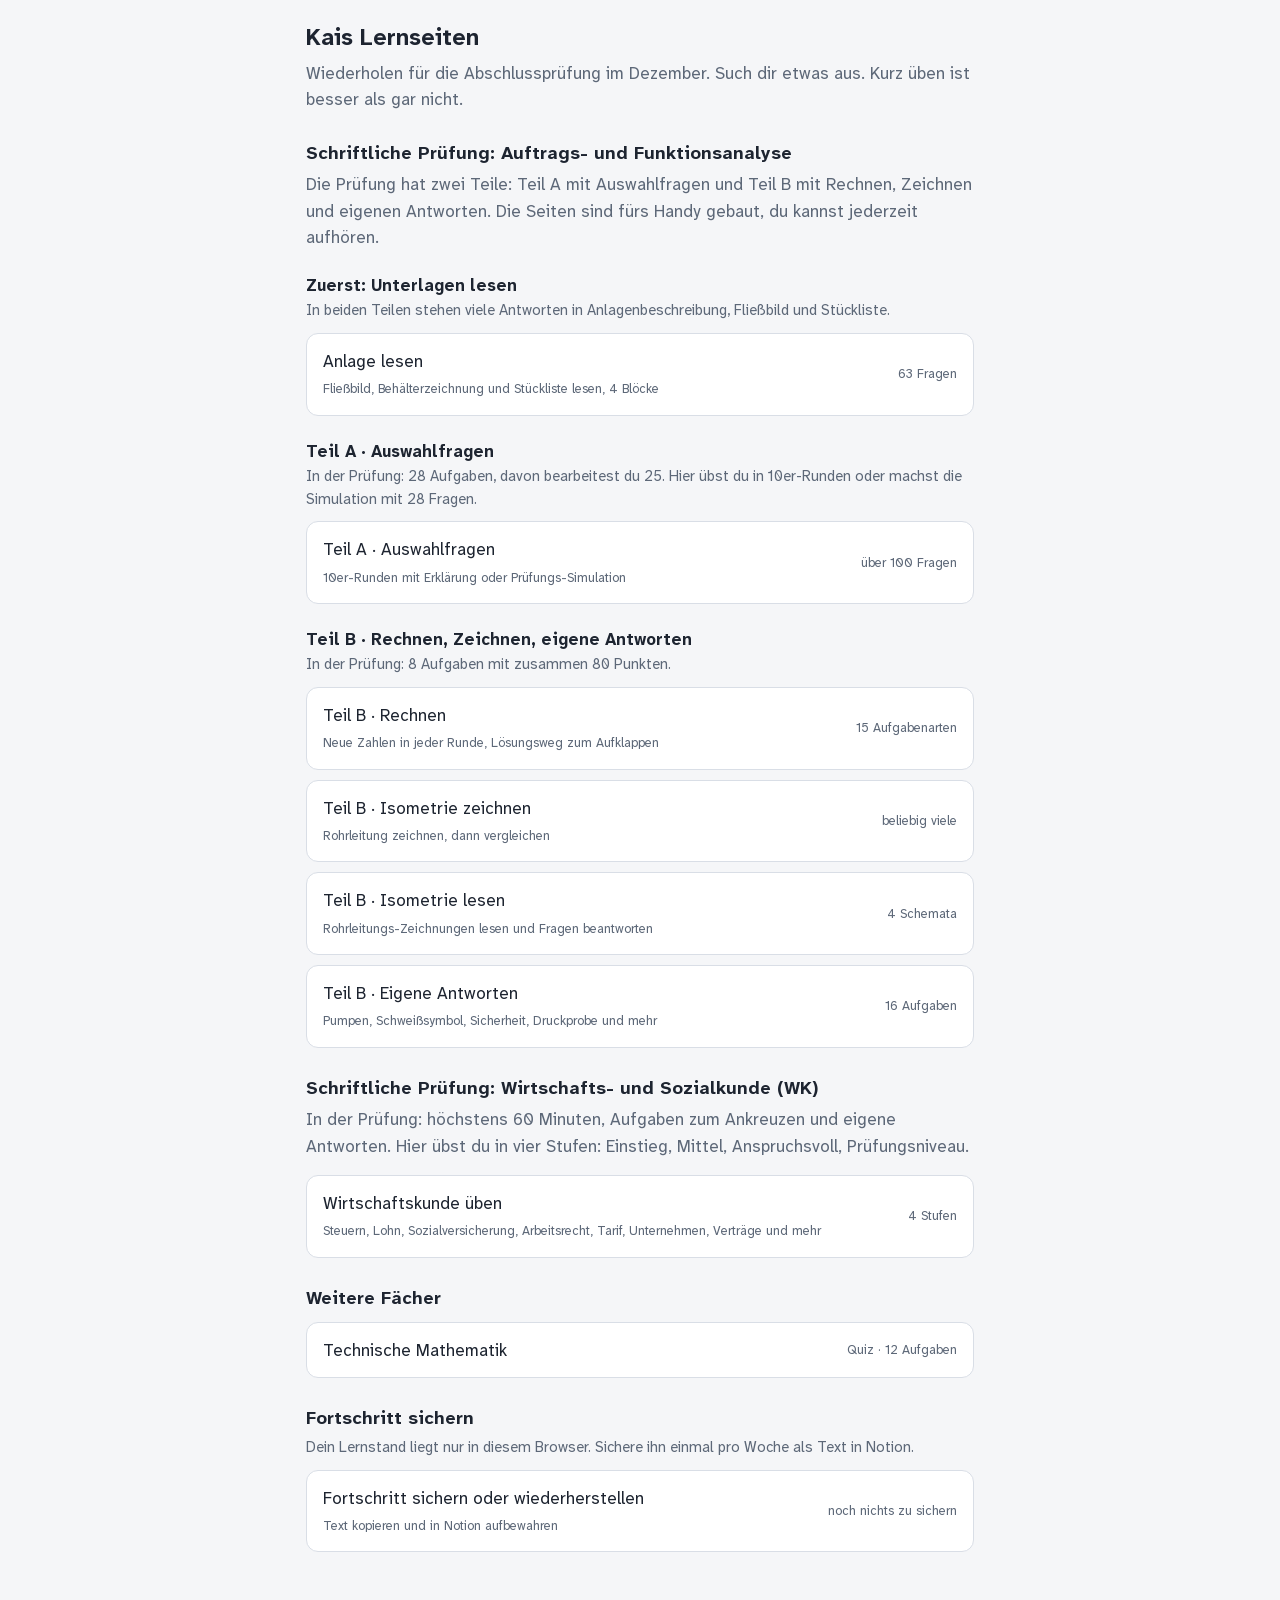
<file: index.html>
<!doctype html>
<html lang="de">
<head>
<meta charset="utf-8">
<meta name="viewport" content="width=device-width, initial-scale=1">
<title>Kais Lernseiten</title>
<link rel="stylesheet" href="assets/style.css">
<style>
  a.item,div.item{display:flex;justify-content:space-between;align-items:center;gap:10px;background:var(--card);border:1px solid var(--line);border-radius:12px;padding:14px 16px;margin:10px 0;color:var(--text);text-decoration:none}
  a.item:hover{border-color:var(--accent)}
  .soon{color:var(--muted);opacity:.75}
  .badge{font-size:.8rem;color:var(--muted);text-align:right}
  h2.sec{margin:26px 0 4px}
  h3.grp{margin:22px 0 2px;font-size:1.05rem}
  .grpsub{margin:0 0 4px;font-size:.92rem}
</style>
</head>
<body>
<main>
  <h1>Kais Lernseiten</h1>
  <p class="sub">Wiederholen für die Abschlussprüfung im Dezember. Such dir etwas aus. Kurz üben ist besser als gar nicht.</p>

  <h2 class="sec">Schriftliche Prüfung: Auftrags- und Funktionsanalyse</h2>
  <p class="sub">Die Prüfung hat zwei Teile: Teil A mit Auswahlfragen und Teil B mit Rechnen, Zeichnen und eigenen Antworten. Die Seiten sind fürs Handy gebaut, du kannst jederzeit aufhören.</p>

  <h3 class="grp">Zuerst: Unterlagen lesen</h3>
  <p class="sub grpsub">In beiden Teilen stehen viele Antworten in Anlagenbeschreibung, Fließbild und Stückliste.</p>
  <a class="item" href="afa/anlage-lesen.html"><span>Anlage lesen<br><small class="badge">Fließbild, Behälterzeichnung und Stückliste lesen, 4 Blöcke</small></span><span class="badge">63 Fragen</span></a>

  <h3 class="grp">Teil A · Auswahlfragen</h3>
  <p class="sub grpsub">In der Prüfung: 28 Aufgaben, davon bearbeitest du 25. Hier übst du in 10er-Runden oder machst die Simulation mit 28 Fragen.</p>
  <a class="item" href="afa/teil-a.html"><span>Teil A · Auswahlfragen<br><small class="badge">10er-Runden mit Erklärung oder Prüfungs-Simulation</small></span><span class="badge">über 100 Fragen</span></a>

  <h3 class="grp">Teil B · Rechnen, Zeichnen, eigene Antworten</h3>
  <p class="sub grpsub">In der Prüfung: 8 Aufgaben mit zusammen 80 Punkten.</p>
  <a class="item" href="afa/rechnen.html"><span>Teil B · Rechnen<br><small class="badge">Neue Zahlen in jeder Runde, Lösungsweg zum Aufklappen</small></span><span class="badge">15 Aufgabenarten</span></a>
  <a class="item" href="afa/isometrie.html"><span>Teil B · Isometrie zeichnen<br><small class="badge">Rohrleitung zeichnen, dann vergleichen</small></span><span class="badge">beliebig viele</span></a>
  <a class="item" href="afa/isometrie-lesen.html"><span>Teil B · Isometrie lesen<br><small class="badge">Rohrleitungs-Zeichnungen lesen und Fragen beantworten</small></span><span class="badge">4 Schemata</span></a>
  <a class="item" href="afa/teil-b.html"><span>Teil B · Eigene Antworten<br><small class="badge">Pumpen, Schweißsymbol, Sicherheit, Druckprobe und mehr</small></span><span class="badge">16 Aufgaben</span></a>

  <h2 class="sec">Schriftliche Prüfung: Wirtschafts- und Sozialkunde (WK)</h2>
  <p class="sub">In der Prüfung: höchstens 60 Minuten, Aufgaben zum Ankreuzen und eigene Antworten. Hier übst du in vier Stufen: Einstieg, Mittel, Anspruchsvoll, Prüfungsniveau.</p>
  <a class="item" href="wk/uebung.html"><span>Wirtschaftskunde üben<br><small class="badge">Steuern, Lohn, Sozialversicherung, Arbeitsrecht, Tarif, Unternehmen, Verträge und mehr</small></span><span class="badge">4 Stufen</span></a>

  <h2 class="sec">Weitere Fächer</h2>
  <a class="item" href="technische-mathematik/quiz.html"><span>Technische Mathematik</span><span class="badge">Quiz · 12 Aufgaben</span></a>

  <h2 class="sec">Fortschritt sichern</h2>
  <p class="sub grpsub" id="bk-hint">Dein Lernstand liegt nur in diesem Browser. Sichere ihn einmal pro Woche als Text in Notion.</p>
  <a class="item" href="sicherung.html"><span>Fortschritt sichern oder wiederherstellen<br><small class="badge">Text kopieren und in Notion aufbewahren</small></span><span class="badge" id="bk-badge"></span></a>
</main>
<script src="assets/backup.js"></script>
<script>
(function () {
  try {
    var st = window.KaiBackup.status(), h = document.getElementById("bk-hint"), b = document.getElementById("bk-badge");
    if (!st.hasData) { b.textContent = "noch nichts zu sichern"; return; }
    if (!st.last) { h.textContent = "Du hast noch nie gesichert. Mach das jetzt, dann geht nichts verloren."; b.textContent = "jetzt sichern"; }
    else if (st.daysSince >= 7) { h.textContent = "Deine letzte Sicherung ist " + st.daysSince + " Tage her. Sichere bitte wieder."; b.textContent = "fällig"; }
    else b.textContent = "zuletzt " + window.KaiBackup.fmtDate(st.last);
  } catch (e) {}
})();
</script>
</body>
</html>
</file>
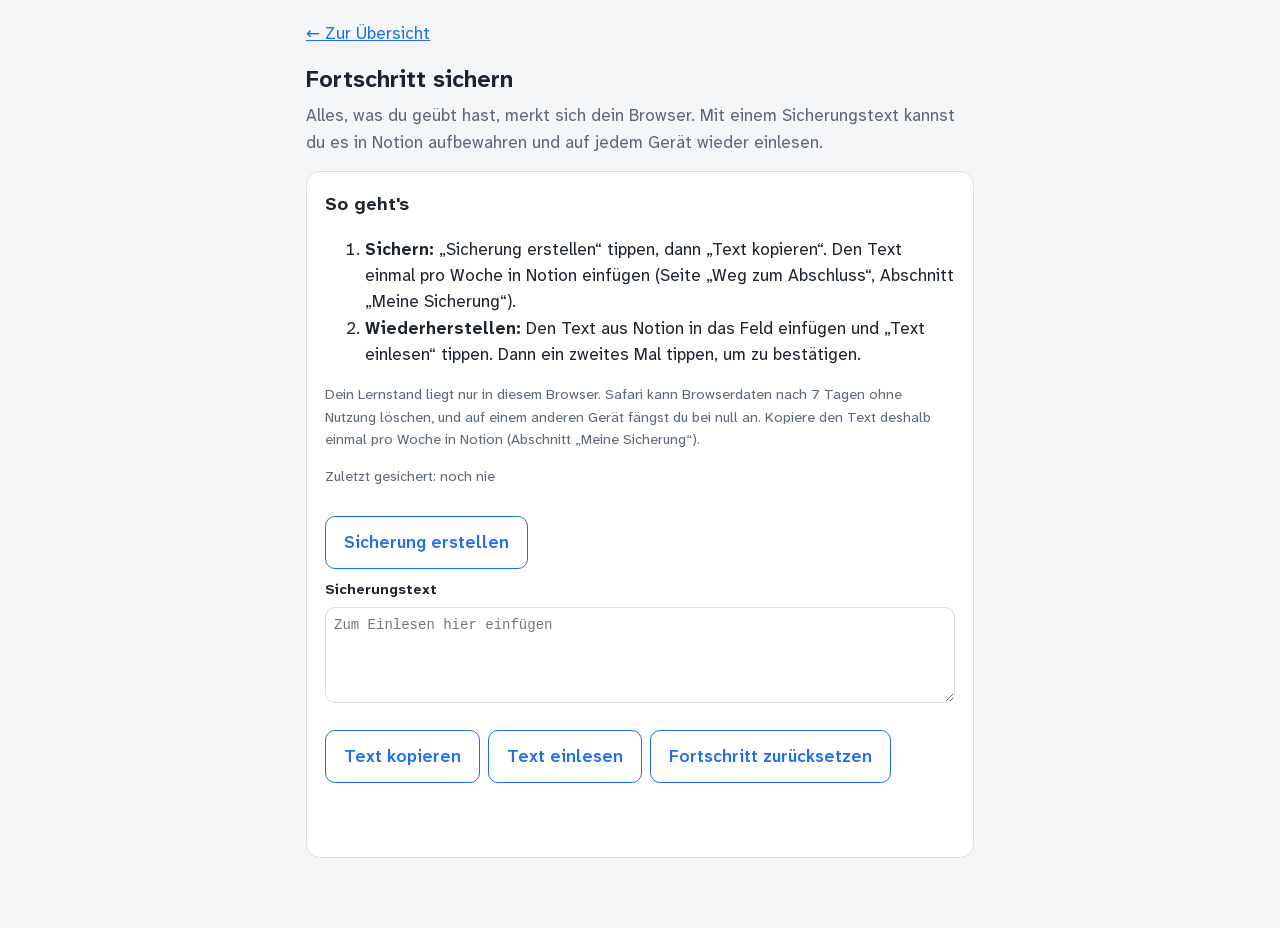
<file: sicherung.html>
<!doctype html>
<html lang="de">
<head>
<meta charset="utf-8">
<meta name="viewport" content="width=device-width, initial-scale=1">
<title>Fortschritt sichern</title>
<link rel="stylesheet" href="assets/style.css">
</head>
<body>
<main>
  <p class="sub"><a href="index.html">← Zur Übersicht</a></p>
  <h1>Fortschritt sichern</h1>
  <p class="sub">Alles, was du geübt hast, merkt sich dein Browser. Mit einem Sicherungstext kannst du es in Notion aufbewahren und auf jedem Gerät wieder einlesen.</p>
  <div class="card" style="margin-top:0">
    <h2>So geht's</h2>
    <ol>
      <li><b>Sichern:</b> „Sicherung erstellen“ tippen, dann „Text kopieren“. Den Text einmal pro Woche in Notion einfügen (Seite „Weg zum Abschluss“, Abschnitt „Meine Sicherung“).</li>
      <li><b>Wiederherstellen:</b> Den Text aus Notion in das Feld einfügen und „Text einlesen“ tippen. Dann ein zweites Mal tippen, um zu bestätigen.</li>
    </ol>
    <div id="bk"></div>
  </div>
</main>
<script src="assets/backup.js"></script>
<script>window.KaiBackup.mount(document.getElementById("bk"));</script>
</body>
</html>
</file>
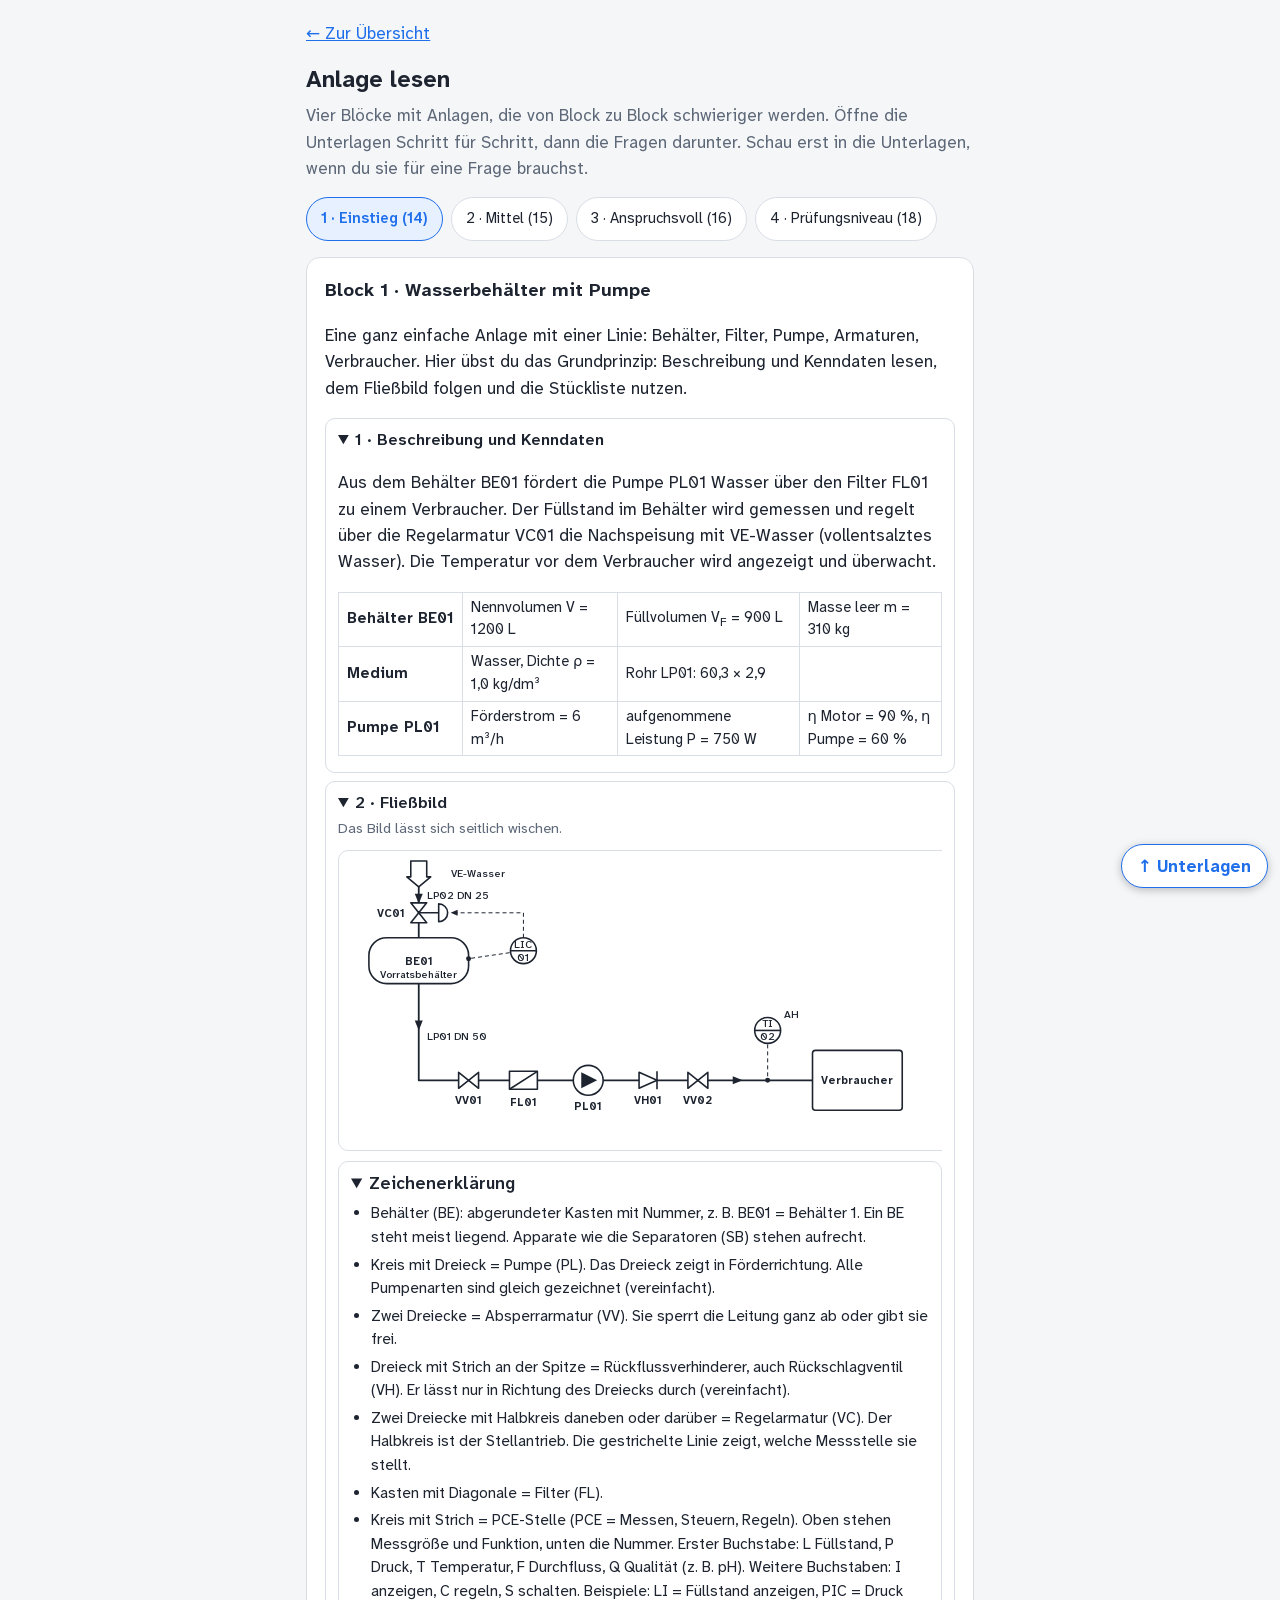
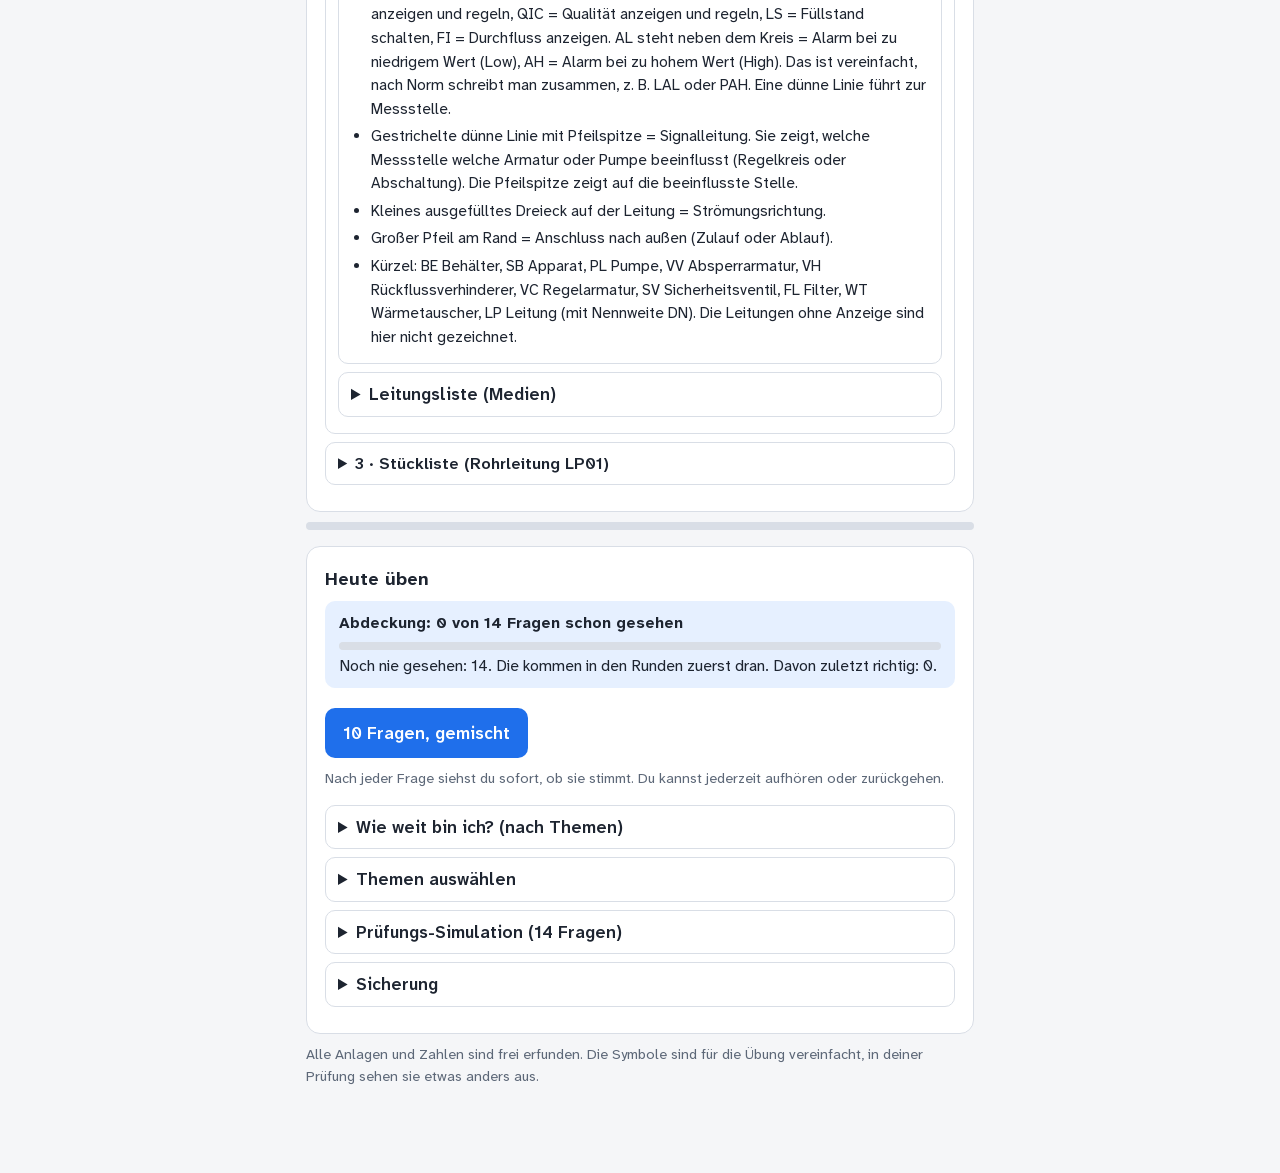
<file: afa/anlage-lesen.html>
<!doctype html>
<html lang="de">
<head>
<meta charset="utf-8">
<meta name="viewport" content="width=device-width, initial-scale=1">
<title>Anlage lesen</title>
<link rel="stylesheet" href="../assets/style.css">
<style>
  table{border-collapse:collapse;width:100%;font-size:.92rem}
  th,td{border:1px solid var(--line);padding:4px 8px;text-align:left}
  th{background:var(--accent-soft)}
  ul.leg{padding-left:20px;margin:6px 0}
  ul.leg li{margin:4px 0;font-size:.95rem}
  .kenn td:first-child{font-weight:700;white-space:nowrap}
  details.step>summary{font-size:1.02rem}
  .when{color:var(--muted);font-size:.9rem;margin:2px 0 6px}
</style>
</head>
<body>
<main>
  <p class="sub"><a href="../index.html">← Zur Übersicht</a></p>
  <h1>Anlage lesen</h1>
  <p class="sub">Vier Blöcke mit Anlagen, die von Block zu Block schwieriger werden. Öffne die Unterlagen Schritt für Schritt, dann die Fragen darunter. Schau erst in die Unterlagen, wenn du sie für eine Frage brauchst.</p>

  <div class="chips" id="pick"></div>

  <div class="card" id="docs">
    <h2 id="b-title"></h2>
    <p id="b-desc"></p>
    <div id="b-body"></div>
  </div>

  <div class="meta" id="meta" style="display:none;margin-top:16px"><span id="count"></span><span id="topic"></span></div>
  <div class="bar"><i id="prog"></i></div>
  <div class="card" id="card"></div>
  <p class="hint">Alle Anlagen und Zahlen sind frei erfunden. Die Symbole sind für die Übung vereinfacht, in deiner Prüfung sehen sie etwas anders aus.</p>
</main>
<button class="fab" id="toDocs" type="button">↑ Unterlagen</button>

<script>window.MC_MANUAL = true; window.MC_SCROLL = "meta";</script>
<script src="../assets/qhelp.js"></script>
<script src="../assets/ri-draw.js"></script>
<script src="../assets/vessel-draw.js"></script>
<script src="anlage-b1.js"></script>
<script src="anlage-b2.js"></script>
<script src="anlage-b3.js"></script>
<script src="anlage-b4.js"></script>
<script src="../assets/backup.js"></script>
<script src="../assets/mc.js"></script>
<script>
(function () {
  const $ = id => document.getElementById(id);
  const BLOCKS = [window.ANLAGE_B1, window.ANLAGE_B2, window.ANLAGE_B3, window.ANLAGE_B4];
  const L = {
    be: "Behälter (BE): abgerundeter Kasten mit Nummer, z. B. BE01 = Behälter 1. Ein BE steht meist liegend. Apparate wie die Separatoren (SB) stehen aufrecht.",
    sb: "SB = Apparat. Hier der Elektrolyseur (großer Kasten) und die Separatoren (stehende Behälter), in denen Gas und Flüssigkeit getrennt werden.",
    pumpe: "Kreis mit Dreieck = Pumpe (PL). Das Dreieck zeigt in Förderrichtung. Alle Pumpenarten sind gleich gezeichnet (vereinfacht).",
    vv: "Zwei Dreiecke = Absperrarmatur (VV). Sie sperrt die Leitung ganz ab oder gibt sie frei.",
    vh: "Dreieck mit Strich an der Spitze = Rückflussverhinderer, auch Rückschlagventil (VH). Er lässt nur in Richtung des Dreiecks durch (vereinfacht).",
    vc: "Zwei Dreiecke mit Halbkreis daneben oder darüber = Regelarmatur (VC). Der Halbkreis ist der Stellantrieb. Die gestrichelte Linie zeigt, welche Messstelle sie stellt.",
    sv: "Zwei Dreiecke mit Zickzack = Sicherheitsventil (SV, in der Prüfung heißen Sicherheitsarmaturen VY). Das Zickzack ist die Feder. Das Ventil öffnet bei Überdruck. Wohin es abbläst, steht nur dort, wo eine Leitung eingezeichnet ist.",
    fl: "Kasten mit Diagonale = Filter (FL).",
    wt: "Kasten mit Zickzack = Wärmetauscher (WT). Das zweite Medium kommt oben und unten dazu (Kühlwasser ein und aus).",
    pce: "Kreis mit Strich = PCE-Stelle (PCE = Messen, Steuern, Regeln). Oben stehen Messgröße und Funktion, unten die Nummer. Erster Buchstabe: L Füllstand, P Druck, T Temperatur, F Durchfluss, Q Qualität (z. B. pH). Weitere Buchstaben: I anzeigen, C regeln, S schalten. Beispiele: LI = Füllstand anzeigen, PIC = Druck anzeigen und regeln, QIC = Qualität anzeigen und regeln, LS = Füllstand schalten, FI = Durchfluss anzeigen. AL steht neben dem Kreis = Alarm bei zu niedrigem Wert (Low), AH = Alarm bei zu hohem Wert (High). Das ist vereinfacht, nach Norm schreibt man zusammen, z. B. LAL oder PAH. Eine dünne Linie führt zur Messstelle.",
    sig: "Gestrichelte dünne Linie mit Pfeilspitze = Signalleitung. Sie zeigt, welche Messstelle welche Armatur oder Pumpe beeinflusst (Regelkreis oder Abschaltung). Die Pfeilspitze zeigt auf die beeinflusste Stelle.",
    arrow: "Kleines ausgefülltes Dreieck auf der Leitung = Strömungsrichtung.",
    ext: "Großer Pfeil am Rand = Anschluss nach außen (Zulauf oder Ablauf)."
  };
  const sec = (n, t, hint, body, open) => '<details class="step"' + (open ? " open" : "") + "><summary>" + n + " · " + t + "</summary>" + (hint ? '<p class="when">' + hint + "</p>" : "") + body + "</details>";

  function docs(b, i) {
    let h = "";
    h += sec(1, "Beschreibung und Kenndaten", "", "<p>" + b.text + "</p>" + '<div class="tw"><table class="kenn">' + b.kenn.map(r => "<tr><td>" + r[0] + "</td>" + r.slice(1).map(c => "<td>" + c + "</td>").join("") + "</tr>").join("") + "</table></div>", true);
    h += sec(2, "Fließbild", "Das Bild lässt sich seitlich wischen.",
      '<div class="scroll">' + RIDraw.render(b.ri) + "</div>" +
      "<details" + (i <= 1 ? " open" : "") + "><summary>Zeichenerklärung</summary><ul class=\"leg\">" + b.legend.map(k => "<li>" + L[k] + "</li>").join("") + "<li>Kürzel: BE Behälter, SB Apparat, PL Pumpe, VV Absperrarmatur, VH Rückflussverhinderer, VC Regelarmatur, SV Sicherheitsventil, FL Filter, WT Wärmetauscher, LP Leitung (mit Nennweite DN). Die Leitungen ohne Anzeige sind hier nicht gezeichnet.</li></ul></details>" +
      "<details><summary>Leitungsliste (Medien)</summary>" + RIDraw.pipeTable(b.pipes) + "</details>", true);
    if (b.vessel) {
      h += sec(3, "Behälterzeichnung", "Brauchst du für die Fragen zur Behälterzeichnung, zu Stutzen und Maßen.",
        '<p class="hint">' + (b.vessel.views.length > 1 ? "Projektionsmethode 1: Die Draufsicht liegt unter der Vorderansicht, die Ansicht von links rechts daneben. " : "") + 'Gestrichelte Linien sind verdeckte Kanten. Maße in mm. Das Bild lässt sich seitlich wischen.</p><div class="scroll">' + VesselDraw.render(b.vessel) + "</div>");
      h += sec(4, "Stutzentabelle und Stückliste", "Brauchst du für Fragen zu Nennweiten, Stückzahlen und Werkstoffen. PN 16 bedeutet Nenndruck 16 bar, 1.4571 ist ein Edelstahl. „Ø 800 × 6 – 1400“ heißt Außendurchmesser 800 mm, Wanddicke 6 mm, Länge 1400 mm.",
        "<p class=\"sec\"><b>Stutzentabelle</b></p>" + VesselDraw.nozzleTable(b.nozzles) + "<p class=\"sec\"><b>Stückliste</b></p>" + VesselDraw.partsList(b.parts));
    } else if (b.parts) {
      h += sec(3, b.partsTitle || "Stückliste", "Brauchst du für Fragen zu Stückzahlen, Maßen und Werkstoffen.", VesselDraw.partsList(b.parts));
    }
    return h;
  }

  const COUNT = BLOCKS.map(b => b.questions().length);
  $("pick").innerHTML = BLOCKS.map((b, i) => '<button class="chip big" data-i="' + i + '">' + (i + 1) + " · " + b.level + " (" + COUNT[i] + ")</button>").join("");
  function choose(i) {
    const b = BLOCKS[i];
    document.querySelectorAll("#pick .chip").forEach((c, k) => c.classList.toggle("on", k === i));
    $("b-title").textContent = b.title; $("b-desc").textContent = b.desc;
    $("b-body").innerHTML = docs(b, i);
    window.FRAGEN = b.questions();
    window.MC_KEY = i === 0 ? "anlage" : "anlage-b" + (i + 1);
    window.MC_NEXT = i < BLOCKS.length - 1 ? () => { choose(i + 1); $("docs").scrollIntoView(); } : null;
    window.MC_NEXT_LABEL = "Weiter zu Block " + (i + 2) + " →";
    try { history.replaceState(null, "", "#" + (i + 1)); } catch (e) {}
    window.MCInit();
  }
  document.querySelectorAll("#pick .chip").forEach(c => c.onclick = () => choose(+c.dataset.i));
  // Knopf springt zu den Unterlagen und merkt sich, wo die Frage war
  let backY = null;
  $("toDocs").onclick = () => {
    if (backY === null) { backY = window.scrollY; $("docs").scrollIntoView({ behavior: "smooth" }); $("toDocs").textContent = "↓ Zurück zur Frage"; }
    else { window.scrollTo({ top: backY, behavior: "smooth" }); backY = null; $("toDocs").textContent = "↑ Unterlagen"; }
  };
  const h = parseInt((location.hash || "").slice(1), 10);
  choose(h >= 1 && h <= BLOCKS.length ? h - 1 : 0);
})();
</script>
</body>
</html>
</file>
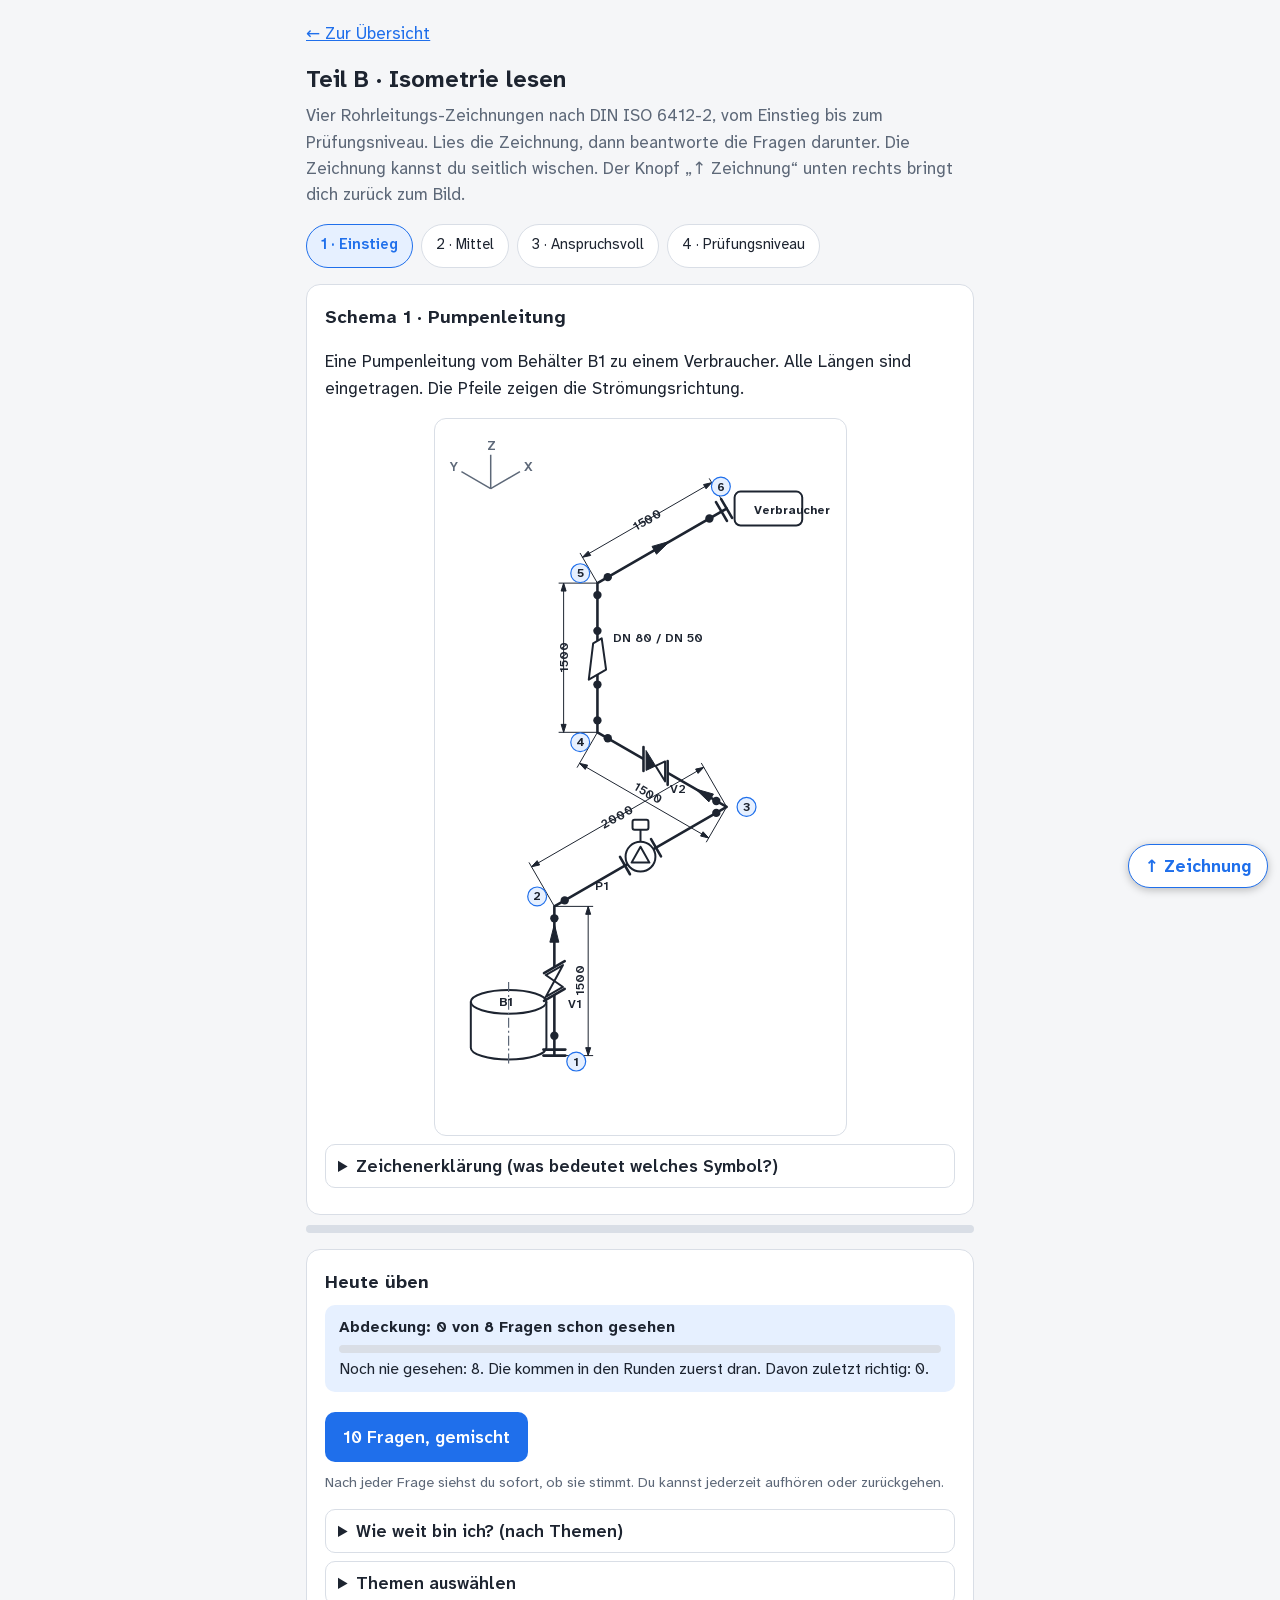
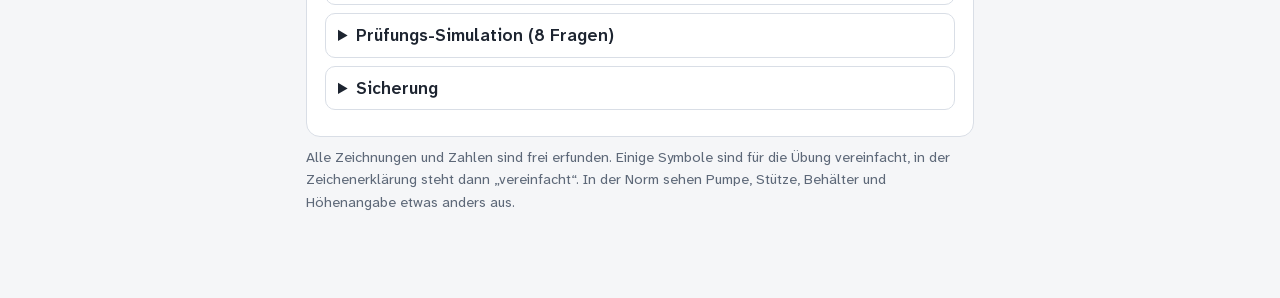
<file: afa/isometrie-lesen.html>
<!doctype html>
<html lang="de">
<head>
<meta charset="utf-8">
<meta name="viewport" content="width=device-width, initial-scale=1">
<title>Teil B · Isometrie lesen</title>
<link rel="stylesheet" href="../assets/style.css">
<style>
  table{border-collapse:collapse;width:100%;font-size:.92rem}
  th,td{border:1px solid var(--line);padding:4px 8px;text-align:left}
  th{background:var(--accent-soft)}
  ul.leg{padding-left:20px;margin:6px 0}
  ul.leg li{margin:4px 0;font-size:.95rem}
  .chips .chip small{opacity:.8}
</style>
</head>
<body>
<main>
  <p class="sub"><a href="../index.html">← Zur Übersicht</a></p>
  <h1>Teil B · Isometrie lesen</h1>
  <p class="sub">Vier Rohrleitungs-Zeichnungen nach DIN ISO 6412-2, vom Einstieg bis zum Prüfungsniveau. Lies die Zeichnung, dann beantworte die Fragen darunter. Die Zeichnung kannst du seitlich wischen. Der Knopf „↑ Zeichnung“ unten rechts bringt dich zurück zum Bild.</p>

  <div class="chips" id="pick"></div>

  <div class="card" id="scheme">
    <h2 id="s-title"></h2>
    <p id="s-desc"></p>
    <div class="isoscroll" id="s-draw"></div>
    <details><summary>Zeichenerklärung (was bedeutet welches Symbol?)</summary><ul class="leg" id="s-leg"></ul></details>
    <details id="s-tabwrap"><summary>Koordinatentabelle</summary><div id="s-tab"></div></details>
  </div>

  <div class="meta" id="meta" style="display:none;margin-top:16px"><span id="count"></span><span id="topic"></span></div>
  <div class="bar"><i id="prog"></i></div>
  <div class="card" id="card"></div>
  <p class="hint">Alle Zeichnungen und Zahlen sind frei erfunden. Einige Symbole sind für die Übung vereinfacht, in der Zeichenerklärung steht dann „vereinfacht“. In der Norm sehen Pumpe, Stütze, Behälter und Höhenangabe etwas anders aus.</p>
</main>
<button class="fab" id="toDraw" type="button">↑ Zeichnung</button>

<script>window.MC_MANUAL = true; window.MC_SCROLL = "meta";</script>
<script src="../assets/iso-draw.js"></script>
<script src="iso-schemata.js"></script>
<script src="../assets/backup.js"></script>
<script src="../assets/mc.js"></script>
<script>
(function () {
  const $ = id => document.getElementById(id);
  const LEG = {
    axes: "Achsen (Kreuz oben links): Z geht nach oben, X nach rechts oben, Y nach links oben. Das Minus ist die Gegenrichtung. In der Sprache der Prüfung: +X = rechts, −X = links, +Y = hinten, −Y = vorn, +Z = oben, −Z = unten. (So zeichnen wir es hier. Frag in der Berufsschule, ob ihr es anders macht.)",
    flansch: "Zwei Querstriche am Rohrende = Flanschverbindung. Der Punkt daneben ist die Schweißnaht des Vorschweißflansches.",
    punkt: "Ausgefüllter Punkt = Schweißnaht. Ein Bogen ist ein Knick (vereinfacht), an einem Schweißbogen sitzen zwei Nähte. Die Flanschstriche direkt an Ventil und Pumpe gehören zum Bauteil, dort ist kein Punkt gezeichnet.",
    abs: "Zwei leere Dreiecke mit Querstrichen = Ventil (Absperrventil) mit Flanschen.",
    rueck: "Zwei Dreiecke, eins davon ausgefüllt = Rückflussverhinderer (Rückschlagventil). Er lässt nur in Strömungsrichtung durch (vereinfacht, die Norm kennt dafür kein eigenes Symbol).",
    pumpe: "Großer Kreis mit Dreieck, Motor als Kästchen darüber = Pumpe (vereinfacht). Das Regelventil sieht anders aus: kleiner Kreis mit Stab auf zwei Dreiecken (kommt hier nicht vor).",
    red: "Kegel mit zwei Nennweiten darüber (breite Seite / schmale Seite) = Reduzierstück. An jedem Ende sitzt eine Schweißnaht.",
    stuetze: "Senkrechter Strich mit Fuß = Rohrstütze (vereinfacht).",
    flow: "Kleines ausgefülltes Dreieck auf der Leitung = Strömungsrichtung (die Spitze zeigt in Strömungsrichtung).",
    behaelter: "Zylinder = Behälter (B), Kasten = Verbraucher oder Wärmetauscher (WT). V = Ventil, P = Pumpe, St = Stütze.",
    dim: "Maßlinie mit Pfeilen = Länge in mm, von Knickpunkt zu Knickpunkt (Mittellinie). Ventile und Pumpen sind schon mitgerechnet.",
    hoehe: "Linie mit Dreieck und Zahl = Höhenangabe in mm über dem Bezug, meist dem Boden (vereinfacht).",
    neig: "Rechtwinkliges Dreieck über der Leitung = Neigung (Gefälle). Das Dreieck ist an einem Ende dick, am anderen spitz. Die Spitze zeigt zum tieferen Ende.",
    aux: "Schraffiertes Dreieck = Hilfsebene: Das Rohr läuft schräg über Eck und nicht in einer Achsrichtung. Das kleine Quadrat markiert den rechten Winkel.",
    baust: "Punkt mit kleiner Fahne = Schweißnaht, die auf der Baustelle ausgeführt wird.",
    kreuz: "Eine Linie mit Lücke an einer Kreuzung = diese Leitung läuft hinter der anderen vorbei.",
    pos: "Zahl im Kreis = Nummer des Punktes (Knickstelle oder Anschluss). Die Koordinatentabelle nennt zu jeder Nummer x, y und z."
  };
  $("pick").innerHTML = SCHEMES.map((s, i) => '<button class="chip big" data-i="' + i + '">' + (i + 1) + " · " + s.level + "</button>").join("");
  function choose(i) {
    const sc = SCHEMES[i], r = IsoDraw.render(sc);
    document.querySelectorAll("#pick .chip").forEach((b, k) => b.classList.toggle("on", k === i));
    $("s-title").textContent = sc.title; $("s-desc").textContent = sc.desc;
    $("s-draw").innerHTML = r.svg;
    $("s-leg").innerHTML = sc.legend.map(k => "<li>" + LEG[k] + "</li>").join("");
    $("s-tabwrap").style.display = sc.table ? "" : "none";
    if (sc.table) { $("s-tab").innerHTML = IsoDraw.coordTable(sc); $("s-tabwrap").open = true; }
    window.FRAGEN = sc.questions(r.stats);
    window.MC_KEY = "kai-isolese" + (i + 1);
    window.MC_NEXT = i < SCHEMES.length - 1 ? () => { choose(i + 1); $("scheme").scrollIntoView(); } : null;
    window.MC_NEXT_LABEL = "Weiter zu Schema " + (i + 2) + " →";
    try { history.replaceState(null, "", "#" + (i + 1)); } catch (e) {}
    window.MCInit();
  }
  document.querySelectorAll("#pick .chip").forEach(b => b.onclick = () => choose(+b.dataset.i));
  $("toDraw").onclick = () => $("scheme").scrollIntoView({ behavior: "smooth" });
  const h = parseInt((location.hash || "").slice(1), 10);
  choose(h >= 1 && h <= SCHEMES.length ? h - 1 : 0);
})();
</script>
</body>
</html>
</file>
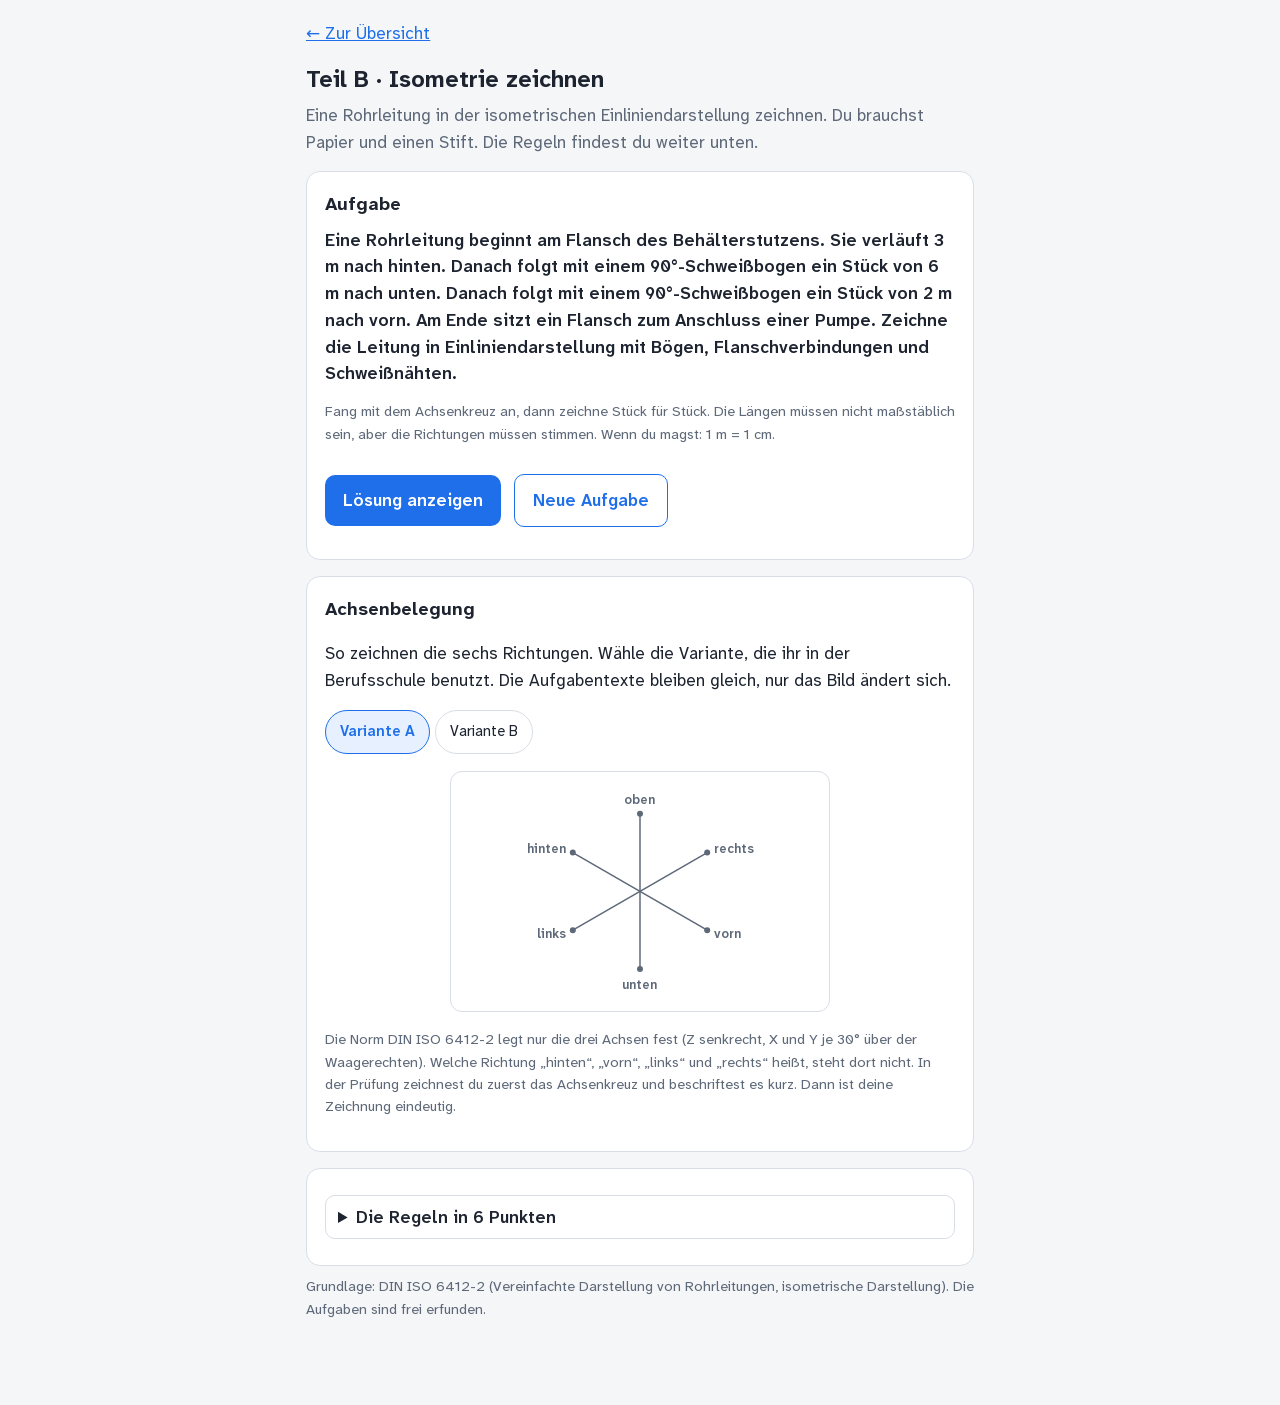
<file: afa/isometrie.html>
<!doctype html>
<html lang="de">
<head>
<meta charset="utf-8">
<meta name="viewport" content="width=device-width, initial-scale=1">
<title>Teil B · Isometrie zeichnen</title>
<link rel="stylesheet" href="../assets/style.css">
</head>
<body>
<main>
  <p class="sub"><a href="../index.html">← Zur Übersicht</a></p>
  <h1>Teil B · Isometrie zeichnen</h1>
  <p class="sub">Eine Rohrleitung in der isometrischen Einliniendarstellung zeichnen. Du brauchst Papier und einen Stift. Die Regeln findest du weiter unten.</p>

  <div class="card" style="margin-top:0">
    <h2>Aufgabe</h2>
    <p id="task" class="q"></p>
    <p class="hint" id="startnote">Fang mit dem Achsenkreuz an, dann zeichne Stück für Stück. Die Längen müssen nicht maßstäblich sein, aber die Richtungen müssen stimmen. Wenn du magst: 1 m = 1 cm.</p>
    <button class="btn" id="show">Lösung anzeigen</button>
    <button class="btn ghost" id="prev">← Vorherige Aufgabe</button>
    <button class="btn ghost" id="new">Neue Aufgabe</button>
    <div id="sol" style="margin-top:14px"></div>
    <div id="check" style="display:none">
      <div class="given" style="margin-top:12px">
        <b>Vergleich mit deiner Zeichnung</b>
        <ul>
          <li>Stimmt bei jedem Stück die Richtung?</li>
          <li>Hat jeder Bogen einen Knick und zwei Schweißpunkte (einen auf jeder Seite)?</li>
          <li>Sind Anfang und Ende als Flanschverbindung mit zwei Querstrichen gezeichnet, mit einem Schweißpunkt dahinter?</li>
          <li>Haben die Längen ungefähr das richtige Verhältnis?</li>
        </ul>
      </div>
      <button class="btn" id="had">Hatte ich</button>
      <button class="btn ghost" id="again">Nochmal üben</button>
    </div>
    <p class="hint" id="stat"></p>
  </div>

  <div class="card">
    <h2>Achsenbelegung</h2>
    <p>So zeichnen die sechs Richtungen. Wähle die Variante, die ihr in der Berufsschule benutzt. Die Aufgabentexte bleiben gleich, nur das Bild ändert sich.</p>
    <p><button class="chip on" id="vA">Variante A</button> <button class="chip" id="vB">Variante B</button></p>
    <div id="axes" style="max-width:380px;margin:6px auto 0"></div>
    <p class="hint">Die Norm DIN ISO 6412-2 legt nur die drei Achsen fest (Z senkrecht, X und Y je 30° über der Waagerechten). Welche Richtung „hinten“, „vorn“, „links“ und „rechts“ heißt, steht dort nicht. In der Prüfung zeichnest du zuerst das Achsenkreuz und beschriftest es kurz. Dann ist deine Zeichnung eindeutig.</p>
  </div>

  <div class="card">
    <details>
      <summary>Die Regeln in 6 Punkten</summary>
      <ol>
        <li><b>Drei Achsen:</b> Z geht senkrecht nach oben. X und Y liegen jeweils 30° über der Waagerechten. Zwischen allen Achsen sind 120°.</li>
        <li><b>Linien:</b> Rohrstücke werden parallel zu den Achsen gezeichnet, nur als eine Linie (die Mittellinie).</li>
        <li><b>Bögen:</b> als Knick, dort wo sich die Mittellinien treffen.</li>
        <li><b>Schweißnähte:</b> als ausgefüllter Punkt. An jedem Bogen zwei (einer auf jeder Seite), an jedem Vorschweißflansch einer direkt hinter dem Flanschstrich.</li>
        <li><b>Flansche:</b> als Querstrich senkrecht zur Rohrlinie. Eine Flanschverbindung (zwei Flansche aufeinander) hat zwei Striche, ein einzelner Flansch am offenen Rohrende einen.</li>
        <li><b>Maße:</b> In unseren Aufgaben stehen keine Maße in der Zeichnung. In Fertigungszeichnungen nach der Norm werden Längen von Mittellinie zu Mittellinie bemaßt.</li>
      </ol>
      <div class="legend" id="legend" style="margin-top:12px"></div>
      <div class="warn"><b>Alle Flansche in diesen Aufgaben sind Vorschweißflansche</b>, also gehört hinter jeden Flanschstrich ein Schweißpunkt.</div>
    </details>
  </div>
  <p class="hint">Grundlage: DIN ISO 6412-2 (Vereinfachte Darstellung von Rohrleitungen, isometrische Darstellung). Die Aufgaben sind frei erfunden.</p>
</main>

<script>
const $ = id => document.getElementById(id);
const pick = a => a[Math.floor(Math.random() * a.length)];
const C = Math.cos(Math.PI / 6), S = Math.sin(Math.PI / 6);
let variant = "A", route = null, hist = [], pos = -1;

// Bildschirmrichtungen (y nach unten). Z oben; Variante A: rechts = nach rechts oben, hinten = nach links oben.
const VEC = {
  A: { oben: [0, -1], unten: [0, 1], rechts: [C, -S], links: [-C, S], hinten: [-C, -S], vorn: [C, S] },
  B: { oben: [0, -1], unten: [0, 1], rechts: [C, S], links: [-C, -S], hinten: [C, -S], vorn: [-C, S] },
};
const WORD = { oben: "nach oben", unten: "nach unten", rechts: "nach rechts", links: "nach links", hinten: "nach hinten", vorn: "nach vorn" };
const AXDIRS = { z: ["oben", "unten"], x: ["rechts", "links"], y: ["hinten", "vorn"] };
const D3 = { oben: [0, 0, 1], unten: [0, 0, -1], rechts: [1, 0, 0], links: [-1, 0, 0], hinten: [0, 1, 0], vorn: [0, -1, 0] };

function makeRoute() {
  for (let tries = 0; tries < 200; tries++) {
    const n = pick([3, 4, 4, 5]);
    const segs = []; let prevAx = null;
    for (let i = 0; i < n; i++) {
      let ax; do { ax = pick(["x", "y", "z"]); } while (ax === prevAx);
      segs.push({ d: pick(AXDIRS[ax]), len: pick([1, 2, 2, 3, 3, 4, 5, 6]) });
      prevAx = ax;
    }
    // keine Rückkehr zu einem früheren Punkt, damit sich nichts überlagert
    let p = [0, 0, 0]; const seen = new Set(["0,0,0"]); let ok = true;
    for (const g of segs) {
      const v = D3[g.d];
      for (let k = 1; k <= g.len; k++) {
        const q = [p[0] + v[0] * k, p[1] + v[1] * k, p[2] + v[2] * k].join(",");
        if (seen.has(q)) ok = false; seen.add(q);
      }
      p = [p[0] + v[0] * g.len, p[1] + v[1] * g.len, p[2] + v[2] * g.len];
    }
    if (ok) return segs;
  }
  return [{ d: "oben", len: 2 }, { d: "hinten", len: 4 }, { d: "rechts", len: 3 }];
}

function describe(segs) {
  const first = segs[0], rest = segs.slice(1);
  return "Eine Rohrleitung beginnt am Flansch des Behälterstutzens. Sie verläuft " + first.len + " m " + WORD[first.d] + ". " +
    rest.map(s => "Danach folgt mit einem 90°-Schweißbogen ein Stück von " + s.len + " m " + WORD[s.d] + ".").join(" ") +
    " Am Ende sitzt ein Flansch zum Anschluss einer Pumpe. Zeichne die Leitung in Einliniendarstellung mit Bögen, Flanschverbindungen und Schweißnähten.";
}

function routeSVG(segs) {
  const s = 38, v = VEC[variant];
  const p = [[0, 0]]; let x = 0, y = 0;
  segs.forEach(g => { x += v[g.d][0] * g.len * s; y += v[g.d][1] * g.len * s; p.push([x, y]); });
  const xs = p.map(a => a[0]), ys = p.map(a => a[1]);
  const minx = Math.min(...xs) - 110, maxx = Math.max(...xs) + 40, miny = Math.min(...ys) - 40, maxy = Math.max(...ys) + 40;
  let out = '<path class="ln" d="M' + p.map(a => a[0].toFixed(1) + " " + a[1].toFixed(1)).join(" L") + '"/>';
  const unit = (a, b) => { const dx = b[0] - a[0], dy = b[1] - a[1], l = Math.hypot(dx, dy); return [dx / l, dy / l]; };
  const at = (a, u, d) => [a[0] + u[0] * d, a[1] + u[1] * d];
  const strokeAt = (pt, u) => { const n = [-u[1], u[0]]; return '<line class="fl" x1="' + (pt[0] + n[0] * 11) + '" y1="' + (pt[1] + n[1] * 11) + '" x2="' + (pt[0] - n[0] * 11) + '" y2="' + (pt[1] - n[1] * 11) + '"/>'; };
  const dot = pt => '<circle class="dot" cx="' + pt[0].toFixed(1) + '" cy="' + pt[1].toFixed(1) + '" r="4.5"/>';
  const u0 = unit(p[0], p[1]);
  out += strokeAt(p[0], u0) + strokeAt(at(p[0], u0, 6), u0) + dot(at(p[0], u0, 20));
  const m = p.length - 1, uE = unit(p[m], p[m - 1]);
  out += strokeAt(p[m], uE) + strokeAt(at(p[m], uE, 6), uE) + dot(at(p[m], uE, 20));
  for (let i = 1; i < m; i++) {
    out += dot(at(p[i], unit(p[i], p[i - 1]), 12)) + dot(at(p[i], unit(p[i], p[i + 1]), 12));
  }
  // kleines Achsenkreuz unten links
  const ox = minx + 52, oy = maxy - 24, L = 28;
  const arrow = (d, t) => '<line class="ax" x1="' + ox + '" y1="' + oy + '" x2="' + (ox + v[d][0] * L) + '" y2="' + (oy + v[d][1] * L) + '"/><text x="' + (ox + v[d][0] * (L + 10) - 4) + '" y="' + (oy + v[d][1] * (L + 10) + 4) + '">' + t + "</text>";
  out += arrow("oben", "Z") + arrow("rechts", "X") + arrow("hinten", "Y");
  const w = maxx - minx, h = maxy - miny;
  return '<svg class="iso" viewBox="' + minx.toFixed(0) + " " + miny.toFixed(0) + " " + w.toFixed(0) + " " + h.toFixed(0) + '" role="img" aria-label="Lösung der Isometrie-Aufgabe">' + out + "</svg>";
}

function sixArrows() {
  const v = VEC[variant], ox = 190, oy = 120, L = 78;
  let out = "";
  Object.keys(WORD).forEach(d => {
    const e = v[d], tx = ox + e[0] * (L + 8), ty = oy + e[1] * (L + 8) + 4;
    const anchor = e[0] > 0.1 ? "start" : e[0] < -0.1 ? "end" : "middle";
    out += '<line class="ax" x1="' + ox + '" y1="' + oy + '" x2="' + (ox + e[0] * L) + '" y2="' + (oy + e[1] * L) + '"/>' +
      '<circle cx="' + (ox + e[0] * L) + '" cy="' + (oy + e[1] * L) + '" r="3" fill="currentColor" style="color:var(--muted)"/>' +
      '<text text-anchor="' + anchor + '" x="' + tx + '" y="' + (d === "oben" ? ty - 6 : d === "unten" ? ty + 8 : ty) + '">' + d + "</text>";
  });
  $("axes").innerHTML = '<svg class="iso" viewBox="0 0 380 240" role="img" aria-label="Die sechs Richtungen">' + out + "</svg>";
  $("vA").classList.toggle("on", variant === "A"); $("vB").classList.toggle("on", variant === "B");
}

function showTask() {
  route = hist[pos];
  $("task").textContent = describe(route);
  $("sol").innerHTML = ""; $("check").style.display = "none"; $("show").style.display = "";
  $("prev").style.display = pos > 0 ? "" : "none";
  $("new").textContent = pos < hist.length - 1 ? "Nächste Aufgabe →" : "Neue Aufgabe";
  window.scrollTo(0, 0);
}
function newTask() { hist.push(makeRoute()); pos = hist.length - 1; showTask(); }
function forward() { if (pos < hist.length - 1) { pos++; showTask(); } else newTask(); }

function statText() {
  try {
    const st = JSON.parse(localStorage.getItem("kai-iso") || "null");
    $("stat").textContent = st ? "Bisher: " + st.had + " von " + st.total + " Aufgaben ohne Fehler gezeichnet." : "";
  } catch (e) {}
}
function note(had) {
  try {
    const st = JSON.parse(localStorage.getItem("kai-iso") || '{"had":0,"total":0}');
    st.total++; if (had) st.had++;
    localStorage.setItem("kai-iso", JSON.stringify(st));
  } catch (e) {}
  statText();
}

$("show").onclick = () => { $("sol").innerHTML = routeSVG(route); $("check").style.display = ""; $("show").style.display = "none"; };
$("new").onclick = forward;
$("prev").onclick = () => { if (pos > 0) { pos--; showTask(); } };
$("had").onclick = () => { note(true); forward(); };
$("again").onclick = () => { note(false); forward(); };
$("vA").onclick = () => { variant = "A"; sixArrows(); if ($("sol").innerHTML) $("sol").innerHTML = routeSVG(route); };
$("vB").onclick = () => { variant = "B"; sixArrows(); if ($("sol").innerHTML) $("sol").innerHTML = routeSVG(route); };

function sym(kind) {
  const base = '<path class="ln" d="M10 40 L70 10"/>';
  const f = (x, y) => '<line class="fl" x1="' + x + '" y1="' + y + '" x2="' + (x + 9) + '" y2="' + (y + 15) + '"/>';
  if (kind === "bogen") return '<svg class="iso" viewBox="0 0 80 50"><path class="ln" d="M10 40 L40 25 L40 8"/></svg>';
  if (kind === "naht") return '<svg class="iso" viewBox="0 0 80 50">' + base + '<circle class="dot" cx="40" cy="25" r="4.5"/></svg>';
  if (kind === "baust") return '<svg class="iso" viewBox="0 0 80 50">' + base + '<circle class="dot" cx="40" cy="25" r="4.5"/><path class="ln" d="M40 25 L40 8 L54 12 L40 16" style="stroke-width:1.8"/></svg>';
  if (kind === "flansch") return '<svg class="iso" viewBox="0 0 80 50">' + base + f(33, 20) + f(42, 16) + "</svg>";
  if (kind === "ende") return '<svg class="iso" viewBox="0 0 80 50">' + base + f(62, 7) + "</svg>";
  if (kind === "kreuz") return '<svg class="iso" viewBox="0 0 80 50"><path class="ln" d="M10 40 L33 28 M47 21 L70 10"/><path class="ln" d="M15 12 L65 40"/></svg>';
}
$("legend").innerHTML = [
  ["bogen", "Bogen = Knick"], ["naht", "Schweißnaht = Punkt"], ["baust", "Schweißnaht auf der Baustelle = Punkt mit Fähnchen"],
  ["flansch", "Flanschverbindung = zwei Querstriche"], ["ende", "Einzelner Flansch am Rohrende = ein Querstrich"], ["kreuz", "Kreuzung: das verdeckte Rohr wird unterbrochen"],
].map(a => "<div>" + sym(a[0]) + a[1] + "</div>").join("");

sixArrows(); statText(); newTask();
</script>
</body>
</html>
</file>
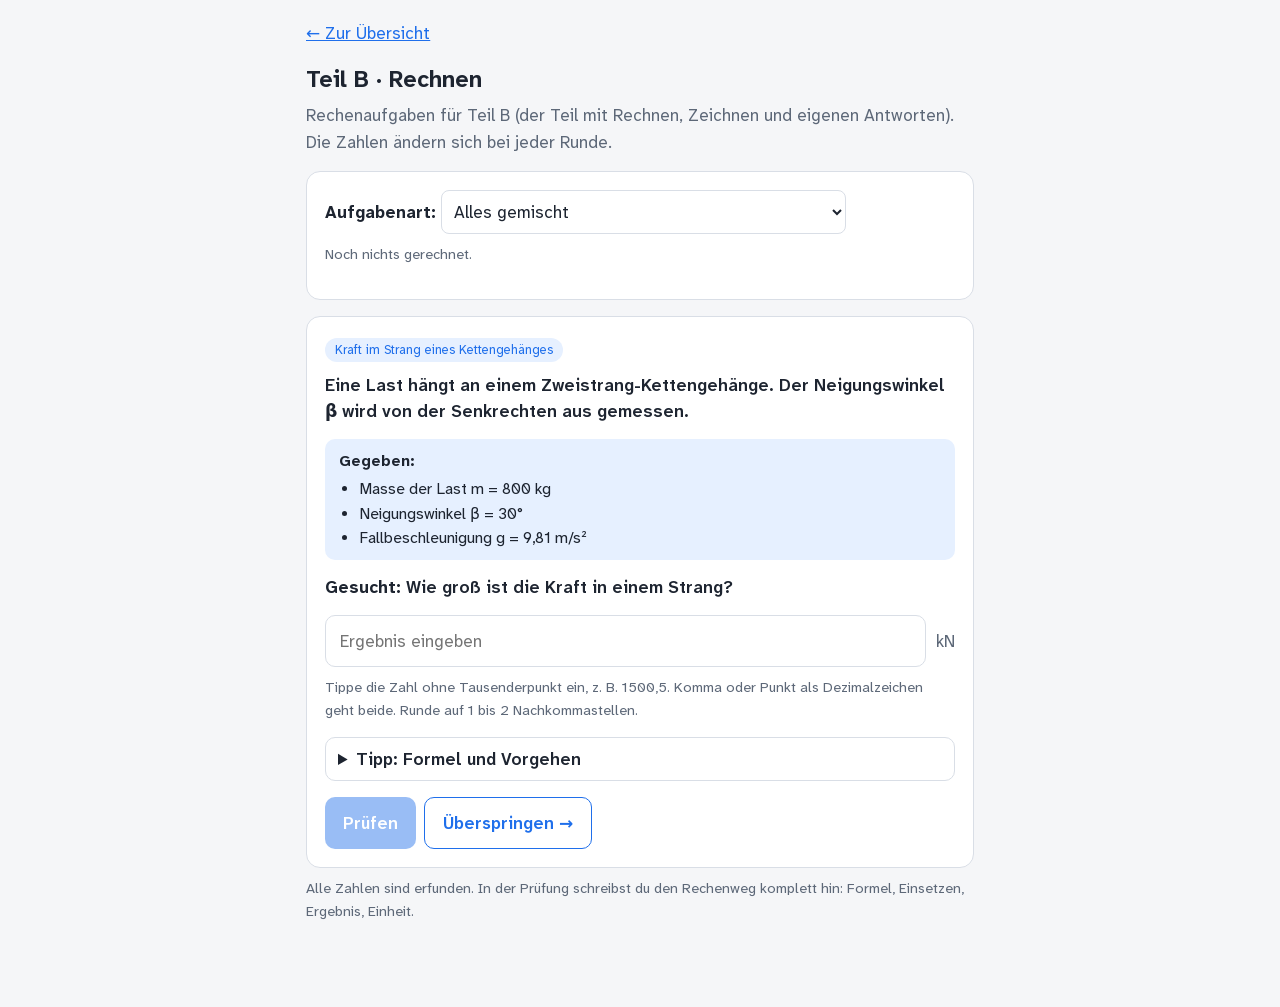
<file: afa/rechnen.html>
<!doctype html>
<html lang="de">
<head>
<meta charset="utf-8">
<meta name="viewport" content="width=device-width, initial-scale=1">
<title>Teil B · Rechnen</title>
<link rel="stylesheet" href="../assets/style.css">
</head>
<body>
<main>
  <p class="sub"><a href="../index.html">← Zur Übersicht</a></p>
  <h1>Teil B · Rechnen</h1>
  <p class="sub">Rechenaufgaben für Teil B (der Teil mit Rechnen, Zeichnen und eigenen Antworten). Die Zahlen ändern sich bei jeder Runde.</p>

  <div class="card" style="margin-top:0">
    <label for="sel"><b>Aufgabenart:</b></label>
    <select id="sel" style="font:inherit;padding:8px;border-radius:8px;border:1.5px solid var(--line);background:var(--card);color:var(--text);max-width:100%"></select>
    <p class="hint" id="stat">Noch nichts gerechnet.</p>
  </div>

  <div class="card" id="card"></div>
  <p class="hint">Alle Zahlen sind erfunden. In der Prüfung schreibst du den Rechenweg komplett hin: Formel, Einsetzen, Ergebnis, Einheit.</p>
</main>

<script>
const $ = id => document.getElementById(id);
const rnd = (a, b, st = 1) => a + st * Math.floor(Math.random() * ((b - a) / st + 1));
const pick = arr => arr[Math.floor(Math.random() * arr.length)];
const fmt = (x, d = 2) => Number(x).toLocaleString("de-DE", { maximumFractionDigits: d, useGrouping: false });
const PI = Math.PI;

// Jede Aufgabenart liefert: q (Aufgabentext), given (Liste), ask (Gesucht), unit, ans, tol, tip (Formel), steps (Lösungsweg)
const KINDS = [
  { id: "fuellgrad", name: "Füllgrad eines Behälters", gen() {
    const VN = pick([800, 1000, 1500, 1800, 2500, 3000]);
    const VF = Math.round(VN * rnd(55, 92) / 100 / 10) * 10;
    const ans = VF / VN * 100;
    return { q: "Ein Behälter wird nicht ganz voll gefüllt.", given: ["Nennvolumen V<sub>N</sub> = " + fmt(VN) + " L", "Füllvolumen V<sub>F</sub> = " + fmt(VF) + " L"],
      ask: "Wie groß ist der Füllgrad F in Prozent?", unit: "%", ans, tolAbs: 0.2,
      tip: "Füllgrad = Füllvolumen : Nennvolumen · 100 %",
      steps: ["F = V<sub>F</sub> : V<sub>N</sub> · 100 %", "F = " + fmt(VF) + " L : " + fmt(VN) + " L · 100 % = <code>" + fmt(ans, 1) + " %</code>"] };
  } },
  { id: "masse", name: "Gesamtmasse eines gefüllten Behälters", gen() {
    const m = rnd(300, 700, 5), V = rnd(500, 2000, 50), rho = 0.998;
    const mw = rho * V, ans = m + mw;
    return { q: "Ein leerer Behälter wird mit vollentsalztem Wasser gefüllt.", given: ["Masse leer m<sub>leer</sub> = " + m + " kg", "Füllmenge V = " + fmt(V) + " L (1 L = 1 dm³)", "Dichte VE-Wasser ρ = 0,998 kg/dm³ (VE-Wasser = vollentsalztes Wasser)"],
      ask: "Wie groß ist die Gesamtmasse des gefüllten Behälters?", unit: "kg", ans, tolAbs: 1,
      tip: "m<sub>Wasser</sub> = ρ · V, danach m<sub>gesamt</sub> = m<sub>leer</sub> + m<sub>Wasser</sub>",
      steps: ["m<sub>Wasser</sub> = ρ · V = 0,998 kg/dm³ · " + fmt(V) + " dm³ = " + fmt(mw, 1) + " kg", "m<sub>gesamt</sub> = " + m + " kg + " + fmt(mw, 1) + " kg = <code>" + fmt(ans, 1) + " kg</code>"] };
  } },
  { id: "kuehl", name: "Kühlleistung (Wärmestrom)", gen() {
    const mdot = rnd(800, 2400, 100), dT = rnd(5, 15), c = rnd(85, 98) / 100;
    const ans = mdot * c * dT / 1000;
    return { q: "Eine Kalilauge (Elektrolyt) wird in einem Wärmetauscher gekühlt. Sie strömt mit gleichbleibender Menge durch.", given: ["Massenstrom (Menge pro Stunde) ṁ = " + fmt(mdot) + " kg/h", "Spezifische Wärmekapazität c = " + fmt(c) + " Wh/(kg · K) (Wh = Wattstunde)", "Abkühlung um ΔT = " + dT + " K"],
      ask: "Wie groß ist die abzuführende Kühlleistung in kW?", unit: "kW", ans, tolRel: 0.015,
      tip: "Q̇ = ṁ · c · ΔT. Die Einheiten kürzen sich: kg/h · Wh/(kg · K) · K = Wh/h = W. Das Ergebnis ist in Watt, für kW teilst du durch 1000.",
      steps: ["Q̇ = ṁ · c · ΔT", "Q̇ = " + fmt(mdot) + " kg/h · " + fmt(c) + " Wh/(kg · K) · " + dT + " K = " + fmt(ans * 1000, 0) + " W", "<code>" + fmt(ans) + " kW</code> (1 kW = 1000 W)"] };
  } },
  { id: "waerme", name: "Wärmemenge beim Schweißen (MJ)", gen() {
    const A = rnd(2, 5), s = rnd(4, 10), dT = rnd(150, 300, 10), rho = 7.9, c = 0.5;
    const V = A * s / 1000, m = V * 1000 * rho, Q = m * c * dT / 1000;
    return { q: "Ein Blech wird gleichmäßig erwärmt.", given: ["Fläche A = " + A + " m²", "Blechdicke s = " + s + " mm", "Dichte ρ = 7,9 kg/dm³", "Spezifische Wärmekapazität c = 0,5 kJ/(kg · K)", "Erwärmung ΔT = " + dT + " K"],
      ask: "Wie viel Wärme (Wärmemenge Q) wird dafür gebraucht, in MJ?", unit: "MJ", ans: Q, tolRel: 0.015,
      tip: "Erst die Masse: Volumen V = A · s (Dicke in m umrechnen, 4 mm = 0,004 m), dann 1 m³ = 1000 dm³, dann m = ρ · V. Danach Q = m · c · ΔT in kJ. Für MJ teilst du durch 1000.",
      steps: ["V = A · s = " + A + " m² · " + (s / 1000) + " m = " + fmt(V, 4) + " m³ = " + fmt(V * 1000, 1) + " dm³", "m = ρ · V = 7,9 kg/dm³ · " + fmt(V * 1000, 1) + " dm³ = " + fmt(m, 1) + " kg", "Q = m · c · ΔT = " + fmt(m, 1) + " kg · 0,5 kJ/(kg · K) · " + dT + " K = " + fmt(m * c * dT, 0) + " kJ", "1 MJ = 1000 kJ, also <code>" + fmt(Q, 2) + " MJ</code>"] };
  } },
  { id: "pumpe", name: "Pumpenleistung mit Wirkungsgraden", gen() {
    const P = rnd(50, 500, 10), em = rnd(82, 94), ep = rnd(45, 78, 3);
    const ans = P * em / 100 * ep / 100;
    return { q: "Ein Pumpenmotor nimmt elektrische Leistung auf. Ein Teil geht im Motor und ein Teil in der Pumpe verloren.", given: ["Aufgenommene elektrische Leistung P<sub>zu</sub> = " + P + " W", "Motorwirkungsgrad η<sub>M</sub> = " + em + " %", "Pumpenwirkungsgrad η<sub>P</sub> = " + ep + " %"],
      ask: "Wie groß ist die Leistung, die als hydraulische Leistung im Medium ankommt?", unit: "W", ans, tolRel: 0.015,
      tip: "Wirkungsgrade multiplizieren: P<sub>ab</sub> = P<sub>zu</sub> · η<sub>M</sub> · η<sub>P</sub>. Prozent vorher in Dezimalzahlen umrechnen (85 % = 0,85).",
      steps: ["P<sub>ab</sub> = P<sub>zu</sub> · η<sub>M</sub> · η<sub>P</sub>", "P<sub>ab</sub> = " + P + " W · " + fmt(em / 100) + " · " + fmt(ep / 100) + " = <code>" + fmt(ans, 1) + " W</code>"] };
  } },
  { id: "blindflansch", name: "Kraft auf einen Blindflansch (Druckprobe)", gen() {
    const d = pick([50, 65, 80, 100]), p = rnd(6, 16);
    const A = PI / 4 * d * d, F = p / 10 * A / 1000;
    return { q: "Eine Leitung wird für die Druckprobe mit einem Blindflansch (Deckel, der die Leitung dicht verschließt) verschlossen.", given: ["Innendurchmesser der Leitung d = " + d + " mm", "Prüfdruck p = " + p + " bar (1 bar = 0,1 N/mm²)"],
      ask: "Mit welcher Kraft drückt der Prüfdruck auf den Blindflansch?", unit: "kN", ans: F, tolRel: 0.015,
      tip: "F = p · A mit A = π/4 · d². Druck in N/mm² und Fläche in mm² einsetzen, dann kommt das Ergebnis in N heraus. Für kN teilst du durch 1000.",
      steps: ["A = π/4 · d² = 0,7854 · (" + d + " mm)² = " + fmt(A, 0) + " mm²", "p = " + p + " bar = " + fmt(p / 10) + " N/mm²", "F = p · A = " + fmt(p / 10) + " N/mm² · " + fmt(A, 0) + " mm² = " + fmt(F * 1000, 0) + " N = <code>" + fmt(F) + " kN</code>"] };
  } },
  { id: "schraube", name: "Zugspannung in den Schrauben", gen() {
    const d = pick([50, 65, 80, 100]), p = rnd(6, 16), n = pick([4, 8]);
    const sz = pick([["M12", 84.3], ["M16", 157], ["M20", 245]]);
    const F = p / 10 * PI / 4 * d * d, sig = F / (n * sz[1]);
    const Rp = 450, S = Rp / sig;
    return { q: "Ein Blindflansch wird mit Schrauben gehalten. Die Kraft verteilt sich gleichmäßig auf alle Schrauben.", given: ["Innendurchmesser der Leitung d = " + d + " mm", "Prüfdruck p = " + p + " bar (1 bar = 0,1 N/mm²)", "Anzahl Schrauben n = " + n + " (" + sz[0] + ")", "Spannungsquerschnitt je Schraube A<sub>S</sub> = " + fmt(sz[1], 1) + " mm²"],
      ask: "Wie groß ist die Zugspannung in einer Schraube?", unit: "N/mm²", ans: sig, tolAbs: Math.max(0.05, sig * 0.02),
      tip: "Erst die Gesamtkraft F = p · A (A = π/4 · d²). Dann σ = F : (n · A<sub>S</sub>).",
      steps: ["F = p · A = " + fmt(p / 10) + " N/mm² · " + fmt(PI / 4 * d * d, 0) + " mm² = " + fmt(F, 0) + " N", "σ = F : (n · A<sub>S</sub>) = " + fmt(F, 0) + " N : (" + n + " · " + fmt(sz[1], 1) + " mm²) = <code>" + fmt(sig, 1) + " N/mm²</code>", "Zusatz, nur falls in deiner Aufgabe eine Sicherheit verlangt wird: Für Schrauben aus A2-70 ist Rp0,2 = 450 N/mm². Dann ist S = Rp0,2 : σ = 450 : " + fmt(sig, 1) + " = " + fmt(S, 1) + ". Bei geforderter fünffacher Sicherheit " + (S >= 5 ? "reicht das (S ≥ 5)." : "reicht das nicht (S &lt; 5), man bräuchte mehr oder größere Schrauben.")] };
  } },
  { id: "fuellzeit", name: "Füllzeit eines Behälters", gen() {
    const VF = rnd(500, 2500, 100), r = pick([[114.3, 3.6], [88.9, 3.2], [76.1, 2.9], [60.3, 2.9]]), v = pick([1, 1.5, 2, 2.5]);
    const di = r[0] - 2 * r[1], A = PI / 4 * di * di / 1e6, Q = A * v, t = VF / 1000 / Q / 60;
    return { q: "Ein Behälter wird über eine Füllleitung befüllt.", given: ["Füllvolumen V = " + fmt(VF) + " L", "Rohr " + fmt(r[0], 1) + " × " + fmt(r[1], 1) + " (Außendurchmesser × Wanddicke in mm)", "Strömungsgeschwindigkeit v = " + fmt(v, 1) + " m/s"],
      ask: "Wie lange dauert das Füllen in Minuten?", unit: "min", ans: t, tolRel: 0.02,
      tip: "Innendurchmesser = Außendurchmesser − 2 · Wanddicke. Fläche A = π/4 · d² (in m²). Volumenstrom Q = A · v (m³/s). Zeit t = V : Q (V in m³, 1 L = 0,001 m³). Das Ergebnis in Sekunden teilst du durch 60 für Minuten.",
      steps: ["d<sub>i</sub> = " + fmt(r[0], 1) + " − 2 · " + fmt(r[1], 1) + " = " + fmt(di, 1) + " mm = " + fmt(di / 1000, 4) + " m", "A = π/4 · d<sub>i</sub>² = " + fmt(A, 6) + " m²", "Q = A · v = " + fmt(A, 6) + " m² · " + fmt(v, 1) + " m/s = " + fmt(Q, 6) + " m³/s", "t = V : Q = " + fmt(VF / 1000, 3) + " m³ : " + fmt(Q, 6) + " m³/s = " + fmt(t * 60, 0) + " s = <code>" + fmt(t, 1) + " min</code>"] };
  } },
  { id: "volstrom", name: "Volumenstrom im Rohr", gen() {
    const di = pick([25, 40, 50, 65, 80, 100]), v = pick([1, 1.5, 2, 2.5, 3]);
    const A = PI / 4 * di * di / 1e6, Q = A * v * 3600;
    return { q: "Wasser strömt durch ein Rohr.", given: ["Innendurchmesser d<sub>i</sub> = " + di + " mm", "Geschwindigkeit v = " + fmt(v, 1) + " m/s"],
      ask: "Wie groß ist der Volumenstrom in m³/h?", unit: "m³/h", ans: Q, tolRel: 0.02,
      tip: "A = π/4 · d<sub>i</sub>² (in m²). Q = A · v ergibt m³/s. Mal 3600 ergibt m³/h.",
      steps: ["A = π/4 · (" + fmt(di / 1000, 3) + " m)² = " + fmt(A, 6) + " m²", "Q = A · v = " + fmt(A, 6) + " m² · " + fmt(v, 1) + " m/s = " + fmt(A * v, 6) + " m³/s", "· 3600 s/h = <code>" + fmt(Q, 2) + " m³/h</code>"] };
  } },
  { id: "ma", name: "Messumformer 4–20 mA", gen() {
    const R = pick([[-30, 130], [0, 100], [0, 150], [-10, 90], [0, 10], [0, 16]]);
    const unit = (R[1] === 10 || R[1] === 16) ? "bar" : "°C";
    const T = R[0] + (R[1] - R[0]) * rnd(1, 19) / 20, I = 4 + 16 * (T - R[0]) / (R[1] - R[0]);
    if (Math.random() < 0.5) {
      return { q: "Ein Messumformer ist von " + R[0] + " " + unit + " bis " + R[1] + " " + unit + " auf 4 bis 20 mA kalibriert (linear).", given: ["Messwert = " + fmt(T, 1) + " " + unit],
        ask: "Welches Stromsignal gibt der Messumformer aus?", unit: "mA", ans: I, tolAbs: 0.1,
        tip: "Der Bereich 4 bis 20 mA umfasst 16 mA. I = 4 mA + 16 mA · (Messwert − Anfang) : (Ende − Anfang)",
        steps: ["Messspanne: " + R[1] + " − (" + R[0] + ") = " + (R[1] - R[0]) + " " + unit, "Anteil: (" + fmt(T, 1) + " − (" + R[0] + ")) : " + (R[1] - R[0]) + " = " + fmt((T - R[0]) / (R[1] - R[0]), 3), "I = 4 mA + 16 mA · " + fmt((T - R[0]) / (R[1] - R[0]), 3) + " = <code>" + fmt(I, 2) + " mA</code>"] };
    }
    const Ir = Math.round(I * 10) / 10, Tx = R[0] + (R[1] - R[0]) * (Ir - 4) / 16;
    return { q: "Ein Messumformer ist von " + R[0] + " " + unit + " bis " + R[1] + " " + unit + " auf 4 bis 20 mA kalibriert (linear).", given: ["Stromsignal I = " + fmt(Ir, 1) + " mA"],
      ask: "Welchem Messwert entspricht das?", unit: unit, ans: Tx, tolAbs: Math.max(0.05, (R[1] - R[0]) * 0.005),
      tip: "Erst den Anteil am Bereich: (I − 4 mA) : 16 mA. Dann Messwert = Anfang + Anteil · (Ende − Anfang).",
      steps: ["Anteil = (" + fmt(Ir, 1) + " − 4) : 16 = " + fmt((Ir - 4) / 16, 3), "Messwert = " + R[0] + " + " + fmt((Ir - 4) / 16, 3) + " · " + (R[1] - R[0]) + " = <code>" + fmt(Tx, 1) + " " + unit + "</code>"] };
  } },
  { id: "strang", name: "Kraft im Strang eines Kettengehänges", gen() {
    const m = pick([500, 800, 1000, 1500, 2000, 2500]), b = pick([30, 45, 60]);
    const G = m * 9.81, F = G / (2 * Math.cos(b * PI / 180)) / 1000;
    return { q: "Eine Last hängt an einem Zweistrang-Kettengehänge. Der Neigungswinkel β wird von der Senkrechten aus gemessen.", given: ["Masse der Last m = " + fmt(m) + " kg", "Neigungswinkel β = " + b + "°", "Fallbeschleunigung g = 9,81 m/s²"],
      ask: "Wie groß ist die Kraft in einem Strang?", unit: "kN", ans: F, tolRel: 0.02,
      tip: "Gewichtskraft G = m · g. Die Last verteilt sich auf 2 Stränge, schräge Stränge tragen mehr: F = G : (2 · cos β).",
      steps: ["G = m · g = " + fmt(m) + " kg · 9,81 m/s² = " + fmt(G, 0) + " N", "F = G : (2 · cos " + b + "°) = " + fmt(G, 0) + " N : (2 · " + fmt(Math.cos(b * PI / 180), 3) + ") = " + fmt(F * 1000, 0) + " N = <code>" + fmt(F, 2) + " kN</code>", "Ein Neigungswinkel über 60° ist nicht zulässig."] };
  } },
  { id: "h2", name: "Wasserstoff und Wasserbedarf der Elektrolyse", gen() {
    const P = pick([500, 800, 1200, 1800, 2400]), kg = P / 53;
    if (Math.random() < 0.5) {
      return { q: "Eine Elektrolyseanlage läuft mit konstanter elektrischer Leistung.", given: ["Elektrische Leistung P = " + fmt(P) + " kW", "Energieeinsatz W' = 53 kWh je kg Wasserstoff"],
        ask: "Wie viel Wasserstoff entsteht pro Stunde?", unit: "kg/h", ans: kg, tolRel: 0.02,
        tip: "Energie pro Stunde = Leistung · 1 h. Dann durch den Energieeinsatz je kg teilen.",
        steps: ["Energie in 1 h: " + fmt(P) + " kW · 1 h = " + fmt(P) + " kWh", "m = " + fmt(P) + " kWh : 53 kWh/kg = <code>" + fmt(kg, 1) + " kg</code> je Stunde"] };
    }
    return { q: "Eine Elektrolyseanlage läuft mit konstanter elektrischer Leistung.", given: ["Elektrische Leistung P = " + fmt(P) + " kW", "Energieeinsatz W' = 53 kWh je kg Wasserstoff", "Wasserbedarf V' = 9 L je kg Wasserstoff"],
      ask: "Wie viel Wasser wird pro Stunde verbraucht?", unit: "L/h", ans: kg * 9, tolRel: 0.02,
      tip: "Erst die Wasserstoffmenge je Stunde (Energie : Energieeinsatz je kg), dann mal 9 L/kg.",
      steps: ["Wasserstoff: " + fmt(P) + " kWh : 53 kWh/kg = " + fmt(kg, 2) + " kg je Stunde", "Wasser: " + fmt(kg, 2) + " kg · 9 L/kg = <code>" + fmt(kg * 9, 1) + " L</code> je Stunde"] };
  } },
  { id: "gas", name: "Schutzgasverbrauch aus dem Flaschendruck", gen() {
    const V = pick([20, 40, 50]), p1 = rnd(150, 200, 5), p2 = rnd(20, 100, 5), dp = p1 - p2;
    const gas = V * dp;
    if (Math.random() < 0.5) {
      return { q: "Eine Schutzgasflasche wird beim Schweißen teilweise entleert. Das Gas dehnt sich beim Ausströmen auf 1 bar aus (vereinfachte Annahme).", given: ["Flaschenvolumen V = " + V + " L", "Druck vorher p<sub>1</sub> = " + p1 + " bar", "Druck nachher p<sub>2</sub> = " + p2 + " bar"],
        ask: "Wie viel Liter Schutzgas (bei 1 bar) wurden entnommen?", unit: "L", ans: gas, tolRel: 0.01,
        tip: "Je 1 bar Druckabfall strömt so viel Gas aus, wie die Flasche groß ist. Also Gasmenge (bei 1 bar) = Flaschenvolumen · Druckabfall. Druckabfall = p<sub>1</sub> − p<sub>2</sub>.",
        steps: ["Druckabfall: " + p1 + " bar − " + p2 + " bar = " + dp + " bar", "Gasmenge = V · Δp = " + V + " L · " + dp + " = <code>" + fmt(gas, 0) + " L</code> (bei 1 bar)"] };
    }
    const q = pick([8, 10, 12, 15]), t = gas / q;
    return { q: "Beim Schweißen strömt Schutzgas mit konstanter Menge. Das Gas dehnt sich beim Ausströmen auf 1 bar aus (vereinfachte Annahme).", given: ["Flaschenvolumen V = " + V + " L", "Druck vorher " + p1 + " bar, nachher " + p2 + " bar", "Durchflussmenge " + q + " L/min"],
      ask: "Wie viele Minuten wurde geschweißt?", unit: "min", ans: t, tolRel: 0.02,
      tip: "Erst die entnommene Gasmenge (V · Druckabfall), dann durch die Durchflussmenge teilen.",
      steps: ["Gasmenge = " + V + " L · (" + p1 + " − " + p2 + ") = " + fmt(gas, 0) + " L", "t = " + fmt(gas, 0) + " L : " + q + " L/min = <code>" + fmt(t, 1) + " min</code>"] };
  } },
  { id: "dehnung", name: "Wärmedehnung einer Leitung", gen() {
    const l = pick([8, 12, 20, 30, 45]), dT = pick([40, 60, 80, 100]), a = 16e-6;
    const ans = a * l * 1000 * dT;
    return { q: "Eine Edelstahlleitung wird beim Betrieb wärmer.", given: ["Länge l = " + l + " m", "Temperaturerhöhung ΔT = " + dT + " K", "Längenausdehnungskoeffizient α = 0,000016 1/K (= 16 · 10⁻⁶ 1/K)"],
      ask: "Um wie viel mm wird die Leitung länger?", unit: "mm", ans, tolRel: 0.02,
      tip: "Δl = α · l · ΔT. Die Länge zuerst in mm umrechnen (1 m = 1000 mm), dann kommt das Ergebnis in mm.",
      steps: ["l = " + l + " m = " + fmt(l * 1000) + " mm", "Δl = α · l · ΔT = 0,000016 1/K · " + fmt(l * 1000) + " mm · " + dT + " K = <code>" + fmt(ans, 1) + " mm</code>"] };
  } },
  { id: "einheit", name: "Druckeinheiten umrechnen", gen() {
    const mb = pick([50, 100, 250, 500, 800, 2500, 4500]);
    if (Math.random() < 0.5) return { q: "Rechne den Druck in eine andere Einheit um.", given: ["p = " + fmt(mb) + " mbar", "Umrechnung: 1 bar = 1000 mbar = 100 000 Pa"], ask: "Wie viel Pascal sind das?", unit: "Pa", ans: mb * 100, tolAbs: 0.5,
      tip: "1 bar = 1000 mbar = 100 000 Pa. Also 1 mbar = 100 Pa.", steps: ["1 mbar = 100 Pa", fmt(mb) + " mbar · 100 = <code>" + fmt(mb * 100, 0) + " Pa</code>"] };
    return { q: "Rechne den Druck in eine andere Einheit um.", given: ["p = " + fmt(mb) + " mbar", "Umrechnung: 1 bar = 1000 mbar = 100 000 Pa"], ask: "Wie viel bar sind das?", unit: "bar", ans: mb / 1000, tolAbs: 0.005,
      tip: "1 bar = 1000 mbar. Du teilst durch 1000.", steps: [fmt(mb) + " mbar : 1000 = <code>" + fmt(mb / 1000, 3) + " bar</code>"] };
  } },
];

let hist = [], pos = -1, right = 0, total = 0, curKind = null;   // hist: alle gezeigten Aufgaben, pos: aktuelle
KINDS.forEach(k => { const o = document.createElement("option"); o.value = k.id; o.textContent = k.name; $("sel").appendChild(o); });
const allOpt = document.createElement("option"); allOpt.value = "mix"; allOpt.textContent = "Alles gemischt"; $("sel").insertBefore(allOpt, $("sel").firstChild);
$("sel").value = "mix";
$("sel").onchange = () => next(false);

// neue Aufgabe erzeugen und anzeigen
function next(sameKind) {
  if (!(sameKind && curKind)) {
    if ($("sel").value === "mix") {
      let k; do { k = pick(KINDS); } while (curKind && k.id === curKind.id && KINDS.length > 1);
      curKind = k;
    } else curKind = KINDS.find(k => k.id === $("sel").value);
  }
  hist.push({ kind: curKind, c: curKind.gen(), done: false });
  pos = hist.length - 1; show();
}
// in der Verlaufsliste vor- oder zurückgehen
function goBack() { if (pos > 0) { pos--; curKind = hist[pos].kind; show(); } }
function goForward() { if (pos < hist.length - 1) { pos++; curKind = hist[pos].kind; show(); } else next(false); }

function feedback(e) {
  const c = e.c, ok = e.ok, v = e.v;
  let head, extra = "";
  if (ok) head = "✅ Richtig: " + fmt(c.ans, 2) + " " + c.unit;
  else {
    head = "❌ Nicht ganz. Dein Wert: " + (isNaN(v) ? "keine Zahl" : fmt(v, 3)) + ". Richtig ist " + fmt(c.ans, 2) + " " + c.unit + ".";
    if (!isNaN(v) && v > 0 && c.ans > 0) {
      const r = v / c.ans, near = x => Math.abs(r / x - 1) < 0.03;
      if (near(1000) || near(0.001)) extra = "<p>Der Wert ist um den Faktor 1000 daneben. Fehlt eine Umrechnung (z. B. N → kN, W → kW, mm → m, L → m³)?</p>";
      else if (near(10) || near(0.1)) extra = "<p>Der Wert ist um den Faktor 10 daneben. Schau nochmal auf Kommastellen und Einheiten.</p>";
      else if (near(60) || near(1 / 60)) extra = "<p>Der Wert ist um den Faktor 60 daneben. Sekunden und Minuten verwechselt?</p>";
    }
  }
  const steps = "<ol>" + c.steps.map(s => "<li>" + s + "</li>").join("") + "</ol>";
  return '<div class="fb ' + (ok ? "ok" : "bad") + '"><b>' + head + "</b>" + extra +
    (ok ? "<details><summary>Lösungsweg ansehen</summary>" + steps + "</details>" : "<b style=\"margin-top:8px\">Lösungsweg</b>" + steps) + "</div>";
}

function show() {
  const e = hist[pos], c = e.c, atEnd = pos === hist.length - 1;
  $("card").innerHTML =
    '<span class="tag">' + e.kind.name + "</span>" +
    '<p class="q">' + c.q + "</p>" +
    '<div class="given"><b>Gegeben:</b><ul>' + c.given.map(g => "<li>" + g + "</li>").join("") + "</ul></div>" +
    '<p class="q"><b>Gesucht:</b> ' + c.ask + "</p>" +
    '<div class="num"><input id="inp" inputmode="' + (c.ans < 0 ? "text" : "decimal") + '" autocomplete="off" placeholder="Ergebnis eingeben"><span>' + c.unit + "</span></div>" +
    '<p class="hint">Tippe die Zahl ohne Tausenderpunkt ein, z. B. 1500,5. Komma oder Punkt als Dezimalzeichen geht beide. Runde auf 1 bis 2 Nachkommastellen.</p>' +
    "<details><summary>Tipp: Formel und Vorgehen</summary><p>" + c.tip + "</p></details>" +
    '<div class="nav">' + (pos > 0 ? '<button class="btn ghost" id="prev">← Zurück</button>' : "") +
    (e.done ? "" : '<button class="btn" id="check" disabled>Prüfen</button>') +
    (e.done ? (atEnd ? '<button class="btn" id="n1">Weiter mit neuen Zahlen</button><button class="btn ghost" id="n2">Andere Aufgabenart</button>' : '<button class="btn" id="fw">Weiter →</button>')
            : '<button class="btn ghost" id="skip">Überspringen →</button>') + "</div>" +
    '<div id="fb">' + (e.done ? feedback(e) : "") + "</div>";
  const inp = $("inp");
  if (e.done) { inp.value = e.text; inp.disabled = true; }
  else {
    inp.value = e.text || "";
    $("check").disabled = inp.value.trim() === "";
    inp.oninput = () => { e.text = inp.value; $("check").disabled = inp.value.trim() === ""; };
    inp.onkeydown = ev => { if (ev.key === "Enter" && !$("check").disabled) $("check").click(); };
    $("check").onclick = check;
    $("skip").onclick = goForward;
  }
  if ($("prev")) $("prev").onclick = goBack;
  if ($("fw")) $("fw").onclick = goForward;
  if ($("n1")) $("n1").onclick = () => next($("sel").value === "mix" ? false : true);
  if ($("n2")) $("n2").onclick = () => next(false);
  if ($("n1")) $("n1").focus();
  const skipped = hist.filter((h, i) => !h.done && i !== pos).length;
  $("stat").textContent = (total ? right + " von " + total + " richtig in dieser Runde." : "Noch nichts gerechnet.") + (skipped ? " Übersprungen: " + skipped + "." : "");
}

function check() {
  const e = hist[pos], c = e.c;
  if (e.done) return;
  const v = parseFloat($("inp").value.replace(/\s/g, "").replace(",", "."));
  const tol = c.tolAbs !== undefined ? c.tolAbs : Math.abs(c.ans) * (c.tolRel || 0.015);
  e.ok = !isNaN(v) && Math.abs(v - c.ans) <= tol; e.v = v; e.text = $("inp").value; e.done = true;
  total++; if (e.ok) right++;
  show();
}

next();

</script>
</body>
</html>
</file>
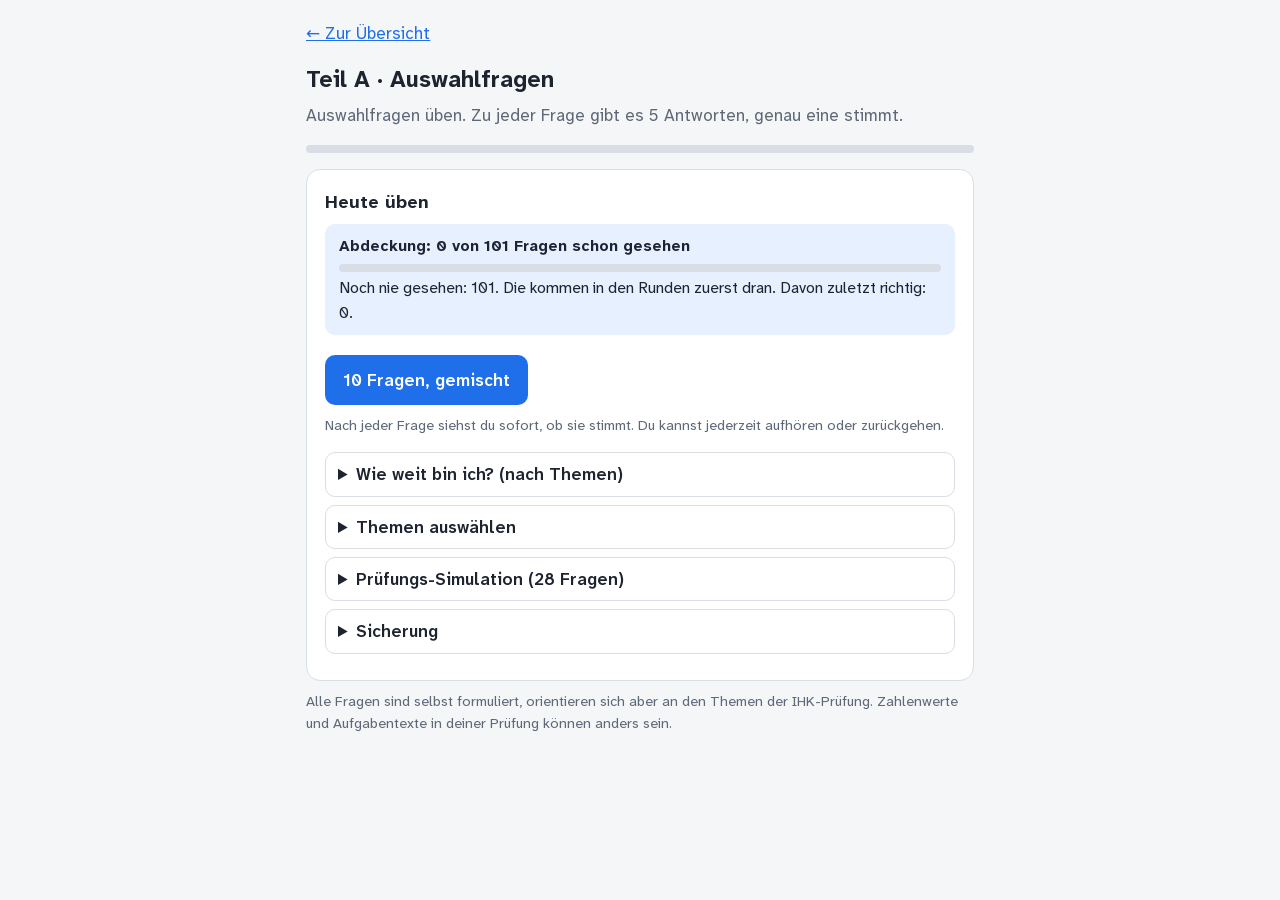
<file: afa/teil-a.html>
<!doctype html>
<html lang="de">
<head>
<meta charset="utf-8">
<meta name="viewport" content="width=device-width, initial-scale=1">
<title>Teil A · Auswahlfragen</title>
<link rel="stylesheet" href="../assets/style.css">
</head>
<body>
<main>
  <p class="sub"><a href="../index.html">← Zur Übersicht</a></p>
  <h1>Teil A · Auswahlfragen</h1>
  <p class="sub">Auswahlfragen üben. Zu jeder Frage gibt es 5 Antworten, genau eine stimmt.</p>
  <div class="meta" id="meta" style="display:none"><span id="count"></span><span id="topic"></span></div>
  <div class="bar"><i id="prog"></i></div>
  <div class="card" id="card"></div>
  <p class="hint">Alle Fragen sind selbst formuliert, orientieren sich aber an den Themen der IHK-Prüfung. Zahlenwerte und Aufgabentexte in deiner Prüfung können anders sein.</p>
</main>
<script src="fragen.js"></script>
<script src="../assets/backup.js"></script>
<script src="../assets/mc.js"></script>
</body>
</html>
</file>
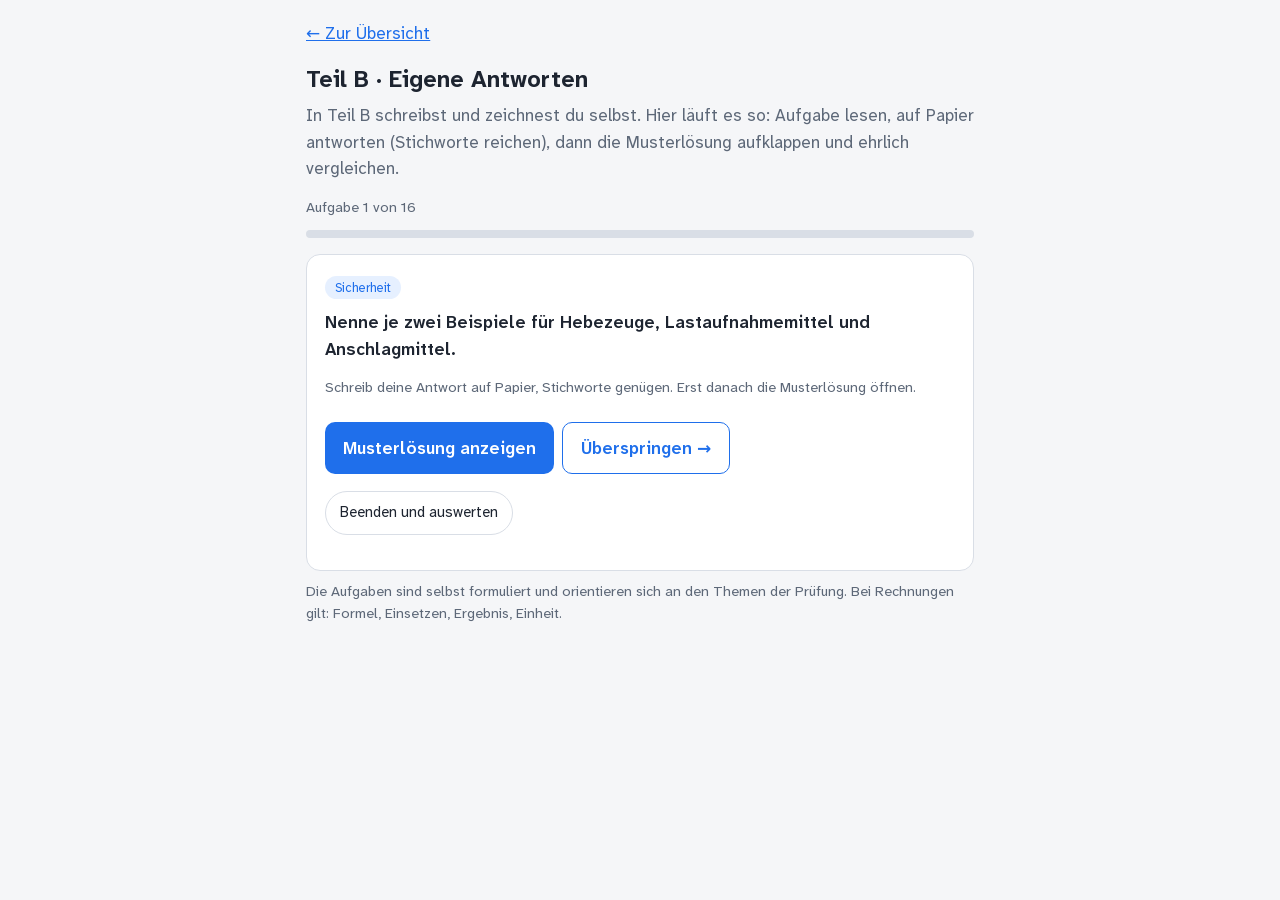
<file: afa/teil-b.html>
<!doctype html>
<html lang="de">
<head>
<meta charset="utf-8">
<meta name="viewport" content="width=device-width, initial-scale=1">
<title>Teil B · Eigene Antworten</title>
<link rel="stylesheet" href="../assets/style.css">
<style>
  table{border-collapse:collapse;width:100%;font-size:.92rem;margin:8px 0}
  th,td{border:1px solid var(--line);padding:4px 8px;text-align:left;vertical-align:top}
  th{background:var(--accent-soft)}
  .key{background:var(--ok-bg);border:1px solid var(--ok);border-radius:10px;padding:10px 14px;margin-top:12px}
  .key ul,.key ol{margin:6px 0 0;padding-left:20px}
</style>
</head>
<body>
<main>
  <p class="sub"><a href="../index.html">← Zur Übersicht</a></p>
  <h1>Teil B · Eigene Antworten</h1>
  <p class="sub">In Teil B schreibst und zeichnest du selbst. Hier läuft es so: Aufgabe lesen, auf Papier antworten (Stichworte reichen), dann die Musterlösung aufklappen und ehrlich vergleichen.</p>

  <div class="meta"><span id="count"></span><span id="stat"></span></div>
  <div class="bar"><i id="prog"></i></div>
  <div class="card" id="card"></div>
  <p class="hint">Die Aufgaben sind selbst formuliert und orientieren sich an den Themen der Prüfung. Bei Rechnungen gilt: Formel, Einsetzen, Ergebnis, Einheit.</p>
</main>

<script>
const $ = id => document.getElementById(id);
const shuffle = a => { a = a.slice(); for (let i = a.length - 1; i > 0; i--) { const j = Math.floor(Math.random() * (i + 1)); [a[i], a[j]] = [a[j], a[i]]; } return a; };

const SVG_SCHWEISS = '<svg class="iso" viewBox="0 0 320 130" role="img" aria-label="Schweißnahtsymbol: Pfeillinie, Bezugslinie, Nahtsymbol, Gabel mit Kennzahl" style="max-width:340px;max-height:none">' +
  '<line class="ax" style="stroke:var(--text)" x1="20" y1="110" x2="95" y2="60"/><path d="M20 110 L33 106 L27 96 z" fill="currentColor" style="color:var(--text)"/>' +
  '<line class="ax" style="stroke:var(--text)" x1="95" y1="60" x2="240" y2="60"/>' +
  '<line class="ax" style="stroke:var(--text)" stroke-dasharray="6 4" x1="95" y1="68" x2="240" y2="68"/>' +
  '<path class="ln" d="M150 60 L160 46 L170 60" style="stroke-width:2"/>' +
  '<path class="ln" d="M240 60 L262 46 M240 60 L262 74" style="stroke-width:2"/>' +
  '<text x="268" y="64" style="fill:var(--text);font-size:15px">141</text>' +
  '<text x="20" y="24" style="font-size:12px">Pfeillinie</text><text x="130" y="30" style="font-size:12px">Nahtsymbol (hier V)</text><text x="125" y="95" style="font-size:12px">Bezugslinie (Voll- und Strichlinie)</text><text x="228" y="105" style="font-size:12px">Gabel mit Kennzahl</text>' +
  '</svg>';

const ITEMS = [
  { t: "Pumpen", q: "Nenne zu jeder Pumpe die Bauart (Strömungs- oder Verdrängerpumpe) und das Wirkprinzip: (a) Kreiselpumpe, (b) Membranpumpe, (c) Zahnradpumpe, (d) Kolbenpumpe.",
    key: ["<b>Kreiselpumpe:</b> Strömungspumpe. Ein Laufrad beschleunigt das Medium, im Gehäuse wird die Geschwindigkeit in Druck gewandelt.", "<b>Membranpumpe:</b> Verdrängerpumpe (oszillierend). Eine Membran vergrößert und verkleinert die Pumpkammer, Ventile geben die Richtung vor.", "<b>Zahnradpumpe:</b> Verdrängerpumpe (rotierend). Die Zähne transportieren das Medium in den Zahnlücken am Gehäuse entlang.", "<b>Kolbenpumpe:</b> Verdrängerpumpe (oszillierend). Ein Kolben saugt und drückt im Wechsel, Ventile steuern den Fluss."] },
  { t: "Pumpen", q: "Beschreibe die Arbeitsschritte zum erstmaligen Anfahren einer Kreiselpumpe in der richtigen Reihenfolge.", ordered: true,
    key: ["Pumpe und Anschlüsse auf Sichtschäden und festen Sitz prüfen.", "Saugseitige Armatur ganz öffnen.", "Pumpe und Saugleitung füllen und entlüften (kein Trockenlauf).", "Drehrichtung prüfen (Motor kurz antippen, Pfeil am Gehäuse).", "Druckseitige Armatur schließen oder nur leicht öffnen.", "Pumpe einschalten.", "Druckseitige Armatur langsam bis zum Betriebspunkt öffnen.", "Auf Geräusche, Dichtheit, Druck und Stromaufnahme achten."] },
  { t: "Pumpen", q: "Zu jeder Störungsursache an einer Pumpe: Welcher Fehler tritt auf, und wie beseitigt man ihn? (a) Flanschschrauben lose, (b) Filter zugesetzt, (c) zu viel Luft im Medium, (d) Flanschdichtung beschädigt, (e) Drehzahl zu hoch.",
    key: ["<table><tr><th>Ursache</th><th>Fehler</th><th>Beseitigung</th></tr><tr><td>Schrauben lose</td><td>Leckage, Luft wird eingesaugt</td><td>Über Kreuz mit Drehmoment nachziehen</td></tr><tr><td>Filter zugesetzt</td><td>Fördermenge zu gering, Kavitation</td><td>Filter reinigen oder tauschen</td></tr><tr><td>Luft im Medium</td><td>Unruhiger Lauf, Förderstrom schwankt</td><td>Entlüften, undichte Stelle auf der Saugseite suchen</td></tr><tr><td>Dichtung beschädigt</td><td>Leckage am Flansch</td><td>Dichtung erneuern</td></tr><tr><td>Drehzahl zu hoch</td><td>Motor überlastet, Kavitation, Verschleiß</td><td>Drehzahl am Frequenzumrichter oder Getriebe anpassen</td></tr></table>"] },
  { t: "Zeichnen", q: "Zeichne das Schweißsymbol (Nahtsymbol, Pfeil- und Bezugslinie, Gabel mit Kennzahl) für eine V-Naht, die mit dem WIG-Verfahren geschweißt wird.",
    key: ["Bestandteile: Pfeillinie zeigt auf die Naht. Bezugslinie ist waagerecht (Volllinie plus Strichlinie). Das Nahtsymbol (V für V-Naht) steht an der Bezugslinie. Am Ende der Bezugslinie sitzt die Gabel mit der Kennzahl des Verfahrens: <b>141</b> für WIG.", SVG_SCHWEISS, "Auf welcher Seite der Linie das Symbol steht, legt fest, ob die Naht auf der Pfeilseite oder der Gegenseite liegt. Das Schweißsymbolsystem A steht im Tabellenbuch."] },
  { t: "Zeichnen", q: "Eine rechteckige Mann-/Handloch-Dichtung hat die Innenmaße 400 mm × 300 mm, ist 20 mm breit und 6 mm dick. Skizziere sie mit Bemaßung. Welche Außenmaße hat sie?",
    key: ["Außenmaß = Innenmaß + 2 · Breite (die Breite kommt auf beiden Seiten dazu):", "Länge: 400 mm + 2 · 20 mm = <b>440 mm</b>", "Breite: 300 mm + 2 · 20 mm = <b>340 mm</b>", "Skizze: zwei Rechtecke ineinander (Innen 400 × 300, Außen 440 × 340), Ringbreite 20 mm bemaßt. Dicke 6 mm in einer Seitenansicht oder mit Hinweis „Dicke 6“ angeben. Häufiger Fehler: nur 20 mm statt 2 · 20 mm addieren."] },
  { t: "Zeichnen", q: "Im Fließschema sind Pumpe, Rückflussverhinderer, Filter und Behälter ohne Pfeile gezeichnet. Wie findest du die Strömungsrichtung?",
    key: ["Quelle suchen: Meist beginnt das Medium am Behälter oder an einem Zulauf.", "Pumpe: Sie saugt auf der Saugseite an und drückt auf der Druckseite weiter. Die Richtung von der Saug- zur Druckseite gilt.", "Rückflussverhinderer: Er lässt das Medium nur in eine Richtung durch (Pfeilsymbol im Ventil beachten).", "Gase steigen auf, Flüssigkeiten laufen zum tiefsten Punkt.", "Kreisläufe schließen sich: Was aus dem Behälter fließt, kommt über eine andere Leitung zurück.", "Zum Schluss prüfen: Gibt es eine Stelle, an der zwei Pfeile gegeneinander zeigen? Dann stimmt etwas nicht."] },
  { t: "Schweißen", q: "Nenne zu fünf Verfahren die Prozessnummer: E-Hand, MIG, MAG, WIG, Unterpulver. Und: Welche davon haben eine abschmelzende Elektrode?",
    key: ["E-Hand = <b>111</b>, MIG = <b>131</b>, MAG = <b>135</b>, WIG = <b>141</b>, Unterpulver = <b>12</b>.", "Abschmelzende Elektrode: E-Hand (Stabelektrode), MIG und MAG (Drahtelektrode), Unterpulver (Drahtelektrode unter Pulver). Nur WIG hat eine nicht abschmelzende Wolframelektrode.", "Eselsbrücke: 1-1-1 E-Hand, 1-3-1 MIG, 1-3-5 MAG, 1-4-1 WIG (4 = Wolfram)."] },
  { t: "Sicherheit", q: "Gib zu jedem Sicherheitszeichen Bedeutung, Signalfarbe und Kontrastfarbe an: (a) Rauchverbot, (b) Gehörschutz tragen, (c) Warnung vor explosionsfähiger Atmosphäre, (d) Augenspüleinrichtung, (e) Feuerlöscher.",
    key: ["<table><tr><th></th><th>Bedeutung</th><th>Signalfarbe</th><th>Kontrastfarbe</th></tr><tr><td>(a)</td><td>Verbot</td><td>Rot</td><td>Weiß</td></tr><tr><td>(b)</td><td>Gebot</td><td>Blau</td><td>Weiß</td></tr><tr><td>(c)</td><td>Warnung</td><td>Gelb</td><td>Schwarz</td></tr><tr><td>(d)</td><td>Rettung / Erste Hilfe</td><td>Grün</td><td>Weiß</td></tr><tr><td>(e)</td><td>Brandschutz</td><td>Rot</td><td>Weiß</td></tr></table>", "Form: Verbot und Gebot rund, Warnung dreieckig, Rettung und Brandschutz eckig."] },
  { t: "Sicherheit", q: "Beschreibe die fünf W-Fragen eines vollständigen Notrufs.",
    key: ["<b>Wo</b> ist der Unfall passiert (Ort, Gebäude, Zugang)?", "<b>Was</b> ist passiert?", "<b>Wie viele</b> Personen sind verletzt oder betroffen?", "<b>Welche</b> Art von Verletzungen liegt vor?", "<b>Warten</b> auf Rückfragen. Das Gespräch beendet die Leitstelle."] },
  { t: "Sicherheit", q: "Welche Gefahrenpiktogramme (GHS) sind bei Kalilauge zu erwarten? Gib Code und Bedeutung an. Wie verhältst du dich beim Umgang?",
    key: ["<b>GHS05</b> (Ätzwirkung): verursacht schwere Verätzungen an Haut und Augen, kann Metalle angreifen.", "<b>GHS07</b> (Ausrufezeichen): reizt, gesundheitsschädlich.", "Verhalten: Schutzbrille, Handschuhe und Schutzkleidung tragen, Sicherheitsdatenblatt beachten, Augenspüleinrichtung kennen, bei Hautkontakt sofort mit viel Wasser spülen, Laugen nie in Aluminiumbehälter füllen."] },
  { t: "Sicherheit", q: "Nenne vier Schritte einer Gefährdungsbeurteilung in der richtigen Reihenfolge.",
    key: ["Arbeitsbereich und Tätigkeiten festlegen.", "Gefährdungen ermitteln.", "Gefährdungen beurteilen (wie wahrscheinlich, wie schwer?).", "Maßnahmen festlegen nach dem STOP-Prinzip (Substitution, Technik, Organisation, Person) und umsetzen.", "Wirksamkeit prüfen.", "Ergebnis dokumentieren und bei Änderungen fortschreiben."] },
  { t: "Sicherheit", q: "Nenne je zwei Beispiele für Hebezeuge, Lastaufnahmemittel und Anschlagmittel.",
    key: ["<b>Hebezeuge:</b> Brückenkran, Kettenzug, Hallenkran, Flaschenzug.", "<b>Lastaufnahmemittel:</b> Traverse, Vakuumheber, Lastmagnet, Zange.", "<b>Anschlagmittel:</b> Rundschlinge, Hebeband, Kette, Drahtseil.", "Merksatz: Anschlagmittel verbinden die Last mit dem Haken. Der Neigungswinkel der Stränge darf höchstens 60° betragen."] },
  { t: "Fertigung", q: "Ein Edelstahlbehälter hat nach dem Schweißen Anlauffarben. Begründe, warum man beizt, und beschreibe den Ablauf.",
    key: ["<b>Begründung:</b> Anlauffarben sind Oxidschichten. Darunter fehlt Chrom, die Passivschicht ist geschwächt, der Stahl kann dort korrodieren.", "<b>Ablauf:</b> Fläche reinigen und entfetten. Beizpaste oder Beizbad auftragen (Schutzbrille, Handschuhe, Schutzkleidung). Einwirkzeit laut Hersteller. Gründlich mit Wasser abspülen. Rückstände sachgerecht entsorgen. Trocknen, an der Luft bildet sich die Passivschicht neu."] },
  { t: "Fertigung", q: "Innere Unregelmäßigkeiten an Schweißnähten: Nenne drei. Beschreibe außerdem zwei Unterschiede zwischen Durchstrahlungs- und Ultraschallprüfung.",
    key: ["Innere Unregelmäßigkeiten: Poren, Schlackeneinschlüsse, Bindefehler, innere Risse.", "<b>Durchstrahlung (RT):</b> Röntgen- oder Gammastrahlen, Ergebnis ist ein Bild (Film oder Detektor), Strahlenschutz nötig, Zugang von beiden Seiten.", "<b>Ultraschall (UT):</b> Schallwellen, Fehler reflektieren den Schall (Echo), kein Strahlenschutz, nur eine Seite nötig, Kopplungsmittel erforderlich, Tiefe des Fehlers bestimmbar."] },
  { t: "Fertigung", q: "Beschreibe den Ablauf einer hydraulischen Druckprobe an einer Leitung.",
    key: ["Leitung mit Blindflanschen verschließen, Prüfmanometer anbringen.", "Mit Wasser füllen und sorgfältig entlüften.", "Druck langsam bis zum Prüfdruck steigern.", "Prüfdruck für die vorgeschriebene Zeit halten, Druck beobachten.", "Naht, Flansche und Dichtungen auf Leckage prüfen.", "Druck langsam ablassen, entleeren, Ergebnis dokumentieren."] },
  { t: "Rechnen", q: "Wie schreibst du in Teil B einen Rechenweg auf, damit du die volle Punktzahl bekommst?",
    key: ["<b>1. Formel</b> hinschreiben (z. B. p = F : A).", "<b>2. Ansatz:</b> Zahlen mit Einheiten einsetzen.", "<b>3. Ergebnis</b> ausrechnen.", "<b>4. Einheit</b> dazuschreiben, ohne Einheit gibt es Abzug.", "Außerdem: Verwendete Tabellenbücher oben auf dem Heft eintragen. Zwischenergebnisse nicht zu früh runden."] },
];

let list = [], idx = 0, rate = [], shown = [];   // rate[i]: "good" | "bad" | null (offen), shown[i]: Musterlösung geöffnet?
function start(items) { list = items; idx = 0; rate = items.map(() => null); shown = items.map(() => false); render(); }
const count = r => rate.filter(x => x === r).length;

function render() {
  window.scrollTo(0, 0);
  const it = list[idx];
  $("count").textContent = "Aufgabe " + (idx + 1) + " von " + list.length;
  $("stat").textContent = count("good") + count("bad") ? count("good") + " von " + (count("good") + count("bad")) + " gut" : "";
  $("prog").style.width = ((count("good") + count("bad")) / list.length * 100) + "%";
  const last = idx === list.length - 1;
  $("card").innerHTML = '<span class="tag">' + it.t + '</span><p class="q">' + it.q + '</p>' +
    '<p class="hint">Schreib deine Antwort auf Papier, Stichworte genügen. Erst danach die Musterlösung öffnen.</p>' +
    '<div id="sol"></div>' +
    '<div class="nav">' + (idx > 0 ? '<button class="btn ghost" id="prev">← Zurück</button>' : "") +
    '<button class="btn" id="reveal">Musterlösung anzeigen</button>' +
    '<button class="btn ghost" id="next">' + (last ? "Zur Übersicht →" : "Überspringen →") + '</button></div>' +
    '<p><button class="chip" id="stop">Beenden und auswerten</button></p>';
  if (idx > 0) $("prev").onclick = () => { idx--; render(); };
  $("stop").onclick = finish;
  $("next").onclick = () => { if (last) finish(); else { idx++; render(); } };
  $("reveal").onclick = () => { shown[idx] = true; showSol(); };
  if (shown[idx]) showSol();
}

function showSol() {
  const it = list[idx], last = idx === list.length - 1;
  const body = it.ordered ? "<ol>" + it.key.map(k => "<li>" + k + "</li>").join("") + "</ol>" : it.key.map(k => k.startsWith("<table") || k.startsWith("<svg") ? k : "<p style=\"margin:6px 0\">" + k + "</p>").join("");
  const r = rate[idx];
  $("sol").innerHTML = '<div class="key"><b>Musterlösung (Stichworte)</b>' + body + '</div><p class="hint">Wie gut war deine Antwort?' + (r ? " Bisher: " + (r === "good" ? "das meiste gehabt." : "nochmal anschauen.") : "") + '</p>' +
    '<button class="btn' + (r === "good" ? "" : " ghost") + '" id="good">Das meiste hatte ich</button><button class="btn' + (r === "bad" ? "" : " ghost") + '" id="bad">Nochmal anschauen</button>';
  $("reveal").style.display = "none";
  const go = () => { if (last) finish(); else { idx++; render(); } };
  $("good").onclick = () => { rate[idx] = "good"; go(); };
  $("bad").onclick = () => { rate[idx] = "bad"; go(); };
  $("next").textContent = last ? "Zur Übersicht →" : "Weiter →";
}

function finish() {
  window.scrollTo(0, 0);
  const good = count("good"), bad = count("bad"), open = count(null);
  $("count").textContent = "Übersicht"; $("prog").style.width = "100%";
  const todo = list.map((it, i) => rate[i] !== "good" ? it : null).filter(Boolean);
  $("card").innerHTML = '<h2 style="margin:0">Geschafft</h2><div class="score">' + good + ' von ' + list.length + '</div>' +
    '<p>' + good + ' Aufgaben hattest du gut' + (bad ? ', ' + bad + ' möchtest du nochmal anschauen' : '') + (open ? ', ' + open + ' sind noch offen' : '') + '.</p>' +
    '<div class="qgrid">' + list.map((it, i) => '<button class="chip' + (rate[i] === "good" ? " on" : "") + '" data-i="' + i + '" aria-label="Aufgabe ' + (i + 1) + '">' + (i + 1) + (rate[i] === null ? "" : rate[i] === "good" ? " ✓" : " ↻") + '</button>').join("") + '</div>' +
    '<p class="hint">✓ = gut, ↻ = nochmal anschauen, ohne Zeichen = noch offen. Tippe auf eine Nummer, um die Aufgabe zu öffnen.</p>' +
    (todo.length ? '<button class="btn" id="redo">' + todo.length + ' Aufgaben nochmal ansehen</button>' : '') +
    '<button class="btn ghost" id="back">← Zurück zu den Aufgaben</button>' +
    '<button class="btn ghost" id="again">Alle von vorn</button>';
  document.querySelectorAll(".qgrid .chip").forEach(b => b.onclick = () => { idx = +b.dataset.i; render(); });
  if (todo.length) $("redo").onclick = () => start(todo);
  $("back").onclick = () => render();
  $("again").onclick = () => start(shuffle(ITEMS));
}
start(shuffle(ITEMS));
</script>
</body>
</html>
</file>
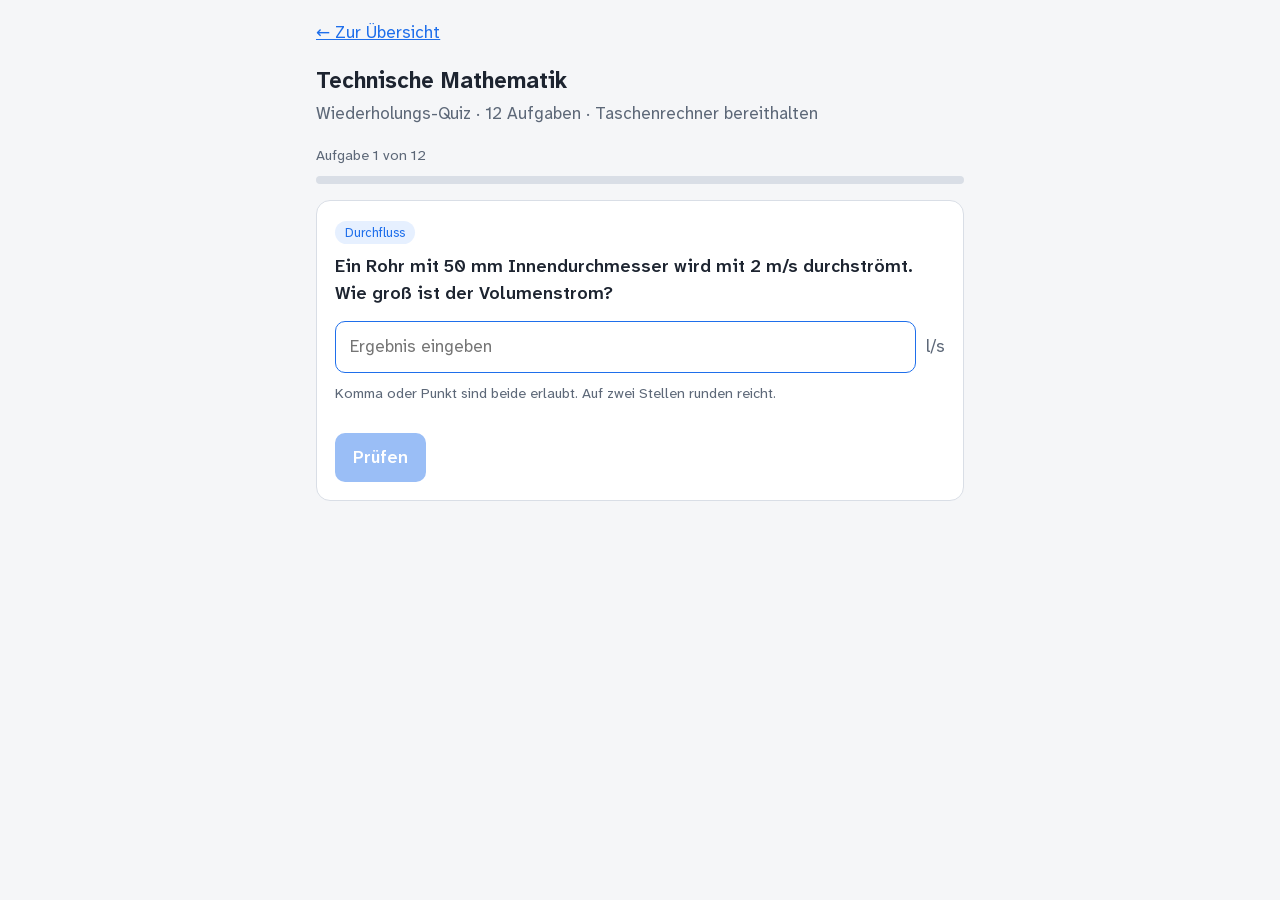
<file: technische-mathematik/quiz.html>
<!doctype html>
<html lang="de">
<head>
<meta charset="utf-8">
<meta name="viewport" content="width=device-width, initial-scale=1">
<title>Technische Mathematik · Quiz</title>
<style>
@font-face{font-family:"Atkinson Hyperlegible Next";font-style:normal;font-weight:400 700;font-display:swap;src:url("../assets/fonts/atkinson-next-normal-400.woff2") format("woff2")}
@font-face{font-family:"Atkinson Hyperlegible Next";font-style:italic;font-weight:400;font-display:swap;src:url("../assets/fonts/atkinson-next-italic-400.woff2") format("woff2")}
  :root{
    --bg:#f5f6f8; --card:#fff; --text:#1d2430; --muted:#5d6878; --line:#d9dee6;
    --accent:#1f6feb; --accent-soft:#e6f0ff; --ok:#1a7f37; --ok-bg:#e3f6e8; --bad:#c62828; --bad-bg:#fdeaea;
  }
  @media (prefers-color-scheme: dark){
    :root{
      --bg:#12161c; --card:#1b212a; --text:#e8ecf2; --muted:#9aa5b5; --line:#2e3744;
      --accent:#5aa2ff; --accent-soft:#1d2d46; --ok:#4cc26a; --ok-bg:#16301f; --bad:#ff7b72; --bad-bg:#3a1c1c;
    }
  }
  *{box-sizing:border-box}
  body{margin:0;background:var(--bg);color:var(--text);font:17px/1.5 "Atkinson Hyperlegible Next",system-ui,-apple-system,"Segoe UI",sans-serif}
  main{max-width:680px;margin:0 auto;padding:20px 16px 60px}
  h1{font-size:1.4rem;margin:0 0 4px}
  .sub{color:var(--muted);margin:0 0 18px}
  .bar{height:8px;background:var(--line);border-radius:99px;overflow:hidden;margin:10px 0 4px}
  .bar i{display:block;height:100%;background:var(--accent);width:0;transition:width .25s}
  .meta{display:flex;justify-content:space-between;color:var(--muted);font-size:.9rem}
  .card{background:var(--card);border:1px solid var(--line);border-radius:14px;padding:18px;margin-top:16px}
  .tag{display:inline-block;font-size:.8rem;background:var(--accent-soft);color:var(--accent);padding:2px 10px;border-radius:99px;margin-bottom:10px}
  .q{font-size:1.1rem;font-weight:600;margin:0 0 14px}
  .opt{display:block;width:100%;text-align:left;background:var(--card);color:var(--text);border:1.5px solid var(--line);border-radius:10px;padding:12px 14px;margin:8px 0;font:inherit;cursor:pointer}
  .opt:hover{border-color:var(--accent)}
  .opt.sel{border-color:var(--accent);background:var(--accent-soft)}
  .opt.ok{border-color:var(--ok);background:var(--ok-bg)}
  .opt.bad{border-color:var(--bad);background:var(--bad-bg)}
  .opt:disabled{cursor:default}
  .num{display:flex;gap:10px;align-items:center}
  .num input{flex:1;font:inherit;padding:12px 14px;border:1.5px solid var(--line);border-radius:10px;background:var(--card);color:var(--text);min-width:0}
  .num input:focus{outline:none;border-color:var(--accent)}
  .num span{color:var(--muted);white-space:nowrap}
  .btn{font:inherit;font-weight:600;border:0;border-radius:10px;padding:12px 18px;background:var(--accent);color:#fff;cursor:pointer;margin-top:14px}
  .btn.ghost{background:transparent;color:var(--accent);border:1.5px solid var(--accent)}
  .btn:disabled{opacity:.45;cursor:default}
  .fb{margin-top:14px;padding:12px 14px;border-radius:10px;font-size:.98rem}
  .fb.ok{background:var(--ok-bg);border:1px solid var(--ok)}
  .fb.bad{background:var(--bad-bg);border:1px solid var(--bad)}
  .fb b{display:block;margin-bottom:4px}
  .fb code{background:rgba(127,127,127,.18);padding:1px 6px;border-radius:5px}
  .score{font-size:2.4rem;font-weight:700;margin:6px 0}
  ul.weak{padding-left:20px}
  .hint{color:var(--muted);font-size:.9rem;margin-top:10px}
  a{color:var(--accent)}
</style>
</head>
<body>
<main>
  <p class="sub"><a href="../index.html">← Zur Übersicht</a></p>
  <h1>Technische Mathematik</h1>
  <p class="sub">Wiederholungs-Quiz · 12 Aufgaben · Taschenrechner bereithalten</p>

  <div id="quiz">
    <div class="meta"><span id="count"></span><span id="topic"></span></div>
    <div class="bar"><i id="prog"></i></div>
    <div class="card" id="card"></div>
  </div>
</main>

<script>
// Aufgaben. type "mc" = Auswahl, type "num" = Zahleneingabe (tol = erlaubte Abweichung)
const ALL = [
  {t:"Kreis und Umfang", type:"num", q:"Ein Rohr hat einen Außendurchmesser von 114,3 mm. Wie lang ist der Umfang?", unit:"mm", ans:359.1, tol:0.5,
   sol:"U = π · d = 3,1416 · 114,3 mm ≈ <code>359,1 mm</code>. Das ist auch die Länge, die ein Wickelband oder eine Schablone um das Rohr braucht."},
  {t:"Bogen und Zuschnitt", type:"num", q:"Ein 90°-Bogen hat einen Mittellinienradius von 150 mm. Wie lang ist die gestreckte Länge der Mittellinie?", unit:"mm", ans:235.6, tol:0.7,
   sol:"Ein 90°-Bogen ist ein Viertelkreis: l = π · R / 2 = 3,1416 · 150 / 2 ≈ <code>235,6 mm</code>."},
  {t:"Volumen", type:"num", q:"Ein Rohrstück hat einen Innendurchmesser von 100 mm und ist 2 m lang. Wie viel Liter passen hinein?", unit:"Liter", ans:15.7, tol:0.2,
   sol:"V = π/4 · d² · l = 0,7854 · (0,1 m)² · 2 m ≈ 0,0157 m³. Mit 1 m³ = 1000 l ergibt das <code>15,7 Liter</code>. Wichtig: alles zuerst in Meter umrechnen."},
  {t:"Dreisatz", type:"num", q:"5 m eines Rohres wiegen 32,5 kg. Wie viel wiegen 8 m desselben Rohres?", unit:"kg", ans:52, tol:0.05,
   sol:"5 m → 32,5 kg, also 1 m → 6,5 kg, und 8 m → 8 · 6,5 = <code>52 kg</code>."},
  {t:"Druck", type:"num", q:"Auf eine Fläche von 50 cm² wirkt eine Kraft von 2000 N. Welcher Druck entsteht?", unit:"bar", ans:4, tol:0.02,
   sol:"p = F / A. 50 cm² = 0,005 m², also p = 2000 N / 0,005 m² = 400 000 Pa = <code>4 bar</code> (1 bar = 100 000 Pa)."},
  {t:"Gefälle", type:"num", q:"Eine Abwasserleitung soll auf 12 m Länge ein Gefälle von 2 % bekommen. Wie groß ist der Höhenunterschied?", unit:"mm", ans:240, tol:1,
   sol:"2 % heißt 2 cm je 1 m. Auf 12 m sind das 12 · 2 cm = 24 cm = <code>240 mm</code>."},
  {t:"Wärmeausdehnung", type:"num", q:"Eine Stahlleitung ist 20 m lang und wird um 60 K wärmer. Stahl dehnt sich um 0,012 mm je Meter und Kelvin aus. Um wie viel wird die Leitung länger?", unit:"mm", ans:14.4, tol:0.1,
   sol:"Δl = α · l · ΔT = 0,012 mm/(m·K) · 20 m · 60 K = <code>14,4 mm</code>. Deshalb braucht man Dehnungsbögen oder Kompensatoren."},
  {t:"Prozentrechnung", type:"num", q:"Rohrmaterial kostet netto 240 €. Wie hoch ist der Preis mit 19 % Mehrwertsteuer?", unit:"€", ans:285.6, tol:0.01,
   sol:"240 € · 1,19 = <code>285,60 €</code>. Die Mehrwertsteuer allein sind 240 € · 0,19 = 45,60 €."},
  {t:"Pythagoras", type:"num", q:"Eine Rohrleitung muss einen Versatz überbrücken: 600 mm waagerecht und 800 mm senkrecht. Wie lang ist das schräge Zwischenstück (Mitte bis Mitte)?", unit:"mm", ans:1000, tol:1,
   sol:"c = √(a² + b²) = √(600² + 800²) = √1 000 000 = <code>1000 mm</code>."},
  {t:"Durchfluss", type:"num", q:"Ein Rohr mit 50 mm Innendurchmesser wird mit 2 m/s durchströmt. Wie groß ist der Volumenstrom?", unit:"l/s", ans:3.93, tol:0.1,
   sol:"A = π/4 · d² = 0,7854 · (0,05 m)² ≈ 0,001963 m². Q = A · v = 0,001963 m² · 2 m/s ≈ 0,003927 m³/s = <code>3,93 l/s</code>."},
  {t:"Einheiten", type:"mc", q:"Wie viel Pascal sind 1 bar?", opts:["10 Pa","1 000 Pa","100 000 Pa","1 000 000 Pa"], ans:2,
   sol:"1 bar = 100 000 Pa = 10⁵ Pa. Zur Kontrolle: 1 bar entspricht etwa dem Luftdruck auf Meereshöhe."},
  {t:"Einheiten", type:"mc", q:"Welche Formel gilt für den Druck?", opts:["p = F · A","p = F / A","p = A / F","p = F + A"], ans:1,
   sol:"Druck ist Kraft pro Fläche: <code>p = F / A</code>. Merkhilfe: Gleiche Kraft auf kleinere Fläche heißt höherer Druck."}
];

let list = [], idx = 0, answers = [], checked = false;
const $ = id => document.getElementById(id);
const fmt = n => String(n).replace(".", ",");

function start(items){
  list = items.slice(); idx = 0; answers = []; checked = false; render();
}

function render(){
  if(idx >= list.length) return finish();
  const it = list[idx]; checked = false;
  $("count").textContent = "Aufgabe " + (idx+1) + " von " + list.length;
  $("topic").textContent = "";
  $("prog").style.width = (idx/list.length*100) + "%";
  let html = '<span class="tag">' + it.t + '</span><p class="q">' + it.q + '</p>';
  if(it.type === "mc"){
    html += it.opts.map((o,i)=>'<button class="opt" data-i="'+i+'">'+o+'</button>').join("");
  } else {
    html += '<div class="num"><input id="inp" inputmode="decimal" autocomplete="off" placeholder="Ergebnis eingeben"><span>'+it.unit+'</span></div>'
          + '<p class="hint">Komma oder Punkt sind beide erlaubt. Auf zwei Stellen runden reicht.</p>';
  }
  html += '<button class="btn" id="check" disabled>Prüfen</button><div id="fb"></div>';
  $("card").innerHTML = html;

  let sel = null;
  if(it.type === "mc"){
    document.querySelectorAll(".opt").forEach(b => b.onclick = () => {
      if(checked) return;
      document.querySelectorAll(".opt").forEach(x=>x.classList.remove("sel"));
      b.classList.add("sel"); sel = +b.dataset.i; $("check").disabled = false;
    });
  } else {
    const inp = $("inp");
    inp.oninput = () => { $("check").disabled = inp.value.trim() === ""; };
    inp.onkeydown = e => { if(e.key === "Enter" && !$("check").disabled) $("check").click(); };
    inp.focus();
  }
  $("check").onclick = () => checked ? next() : check(it, sel);
}

function check(it, sel){
  let ok;
  if(it.type === "mc"){
    ok = sel === it.ans;
    document.querySelectorAll(".opt").forEach((b,i)=>{
      b.disabled = true;
      if(i === it.ans) b.classList.add("ok");
      else if(i === sel) b.classList.add("bad");
    });
  } else {
    const v = parseFloat($("inp").value.replace(/\s/g,"").replace(",","."));
    ok = !isNaN(v) && Math.abs(v - it.ans) <= it.tol;
    $("inp").disabled = true;
  }
  answers.push({it, ok});
  checked = true;
  const head = ok ? "✅ Richtig" : "❌ Nicht ganz" + (it.type==="num" ? " (richtig: " + fmt(it.ans) + " " + it.unit + ")" : "");
  $("fb").innerHTML = '<div class="fb ' + (ok?"ok":"bad") + '"><b>' + head + '</b>' + it.sol + '</div>';
  $("check").textContent = idx === list.length-1 ? "Auswertung" : "Weiter";
}

function next(){ idx++; render(); }

function finish(){
  $("prog").style.width = "100%";
  $("count").textContent = "Fertig";
  const right = answers.filter(a=>a.ok).length, total = answers.length;
  const wrong = answers.filter(a=>!a.ok).map(a=>a.it);
  let prev = "";
  try{
    const old = localStorage.getItem("kai-mathe-best");
    if(old !== null) prev = '<p class="hint">Dein bisheriger Bestwert: ' + old + ' von ' + total + '.</p>';
    if(old === null || right > +old) localStorage.setItem("kai-mathe-best", right);
  }catch(e){}
  const verdict = right === total ? "Alles richtig. Stark!" : right >= total*0.75 ? "Gut. Nur noch ein paar Lücken." : right >= total*0.5 ? "Geht so. Die Themen unten nochmal anschauen." : "Hier lohnt sich eine zweite Runde.";
  let html = '<h2 style="margin:0">Auswertung</h2><div class="score">' + right + ' von ' + total + '</div><p>' + verdict + '</p>' + prev;
  if(wrong.length){
    html += '<p><b>Das solltest du wiederholen</b> (🔴 oder 🟡 in deiner Notion-Tabelle eintragen):</p><ul class="weak">'
          + [...new Set(wrong.map(w=>w.t))].map(t=>'<li>'+t+'</li>').join("") + '</ul>'
          + '<button class="btn" id="again-wrong">Nur die falschen nochmal</button> ';
  }
  html += '<button class="btn ghost" id="again-all">Alles nochmal</button>';
  $("card").innerHTML = html;
  if(wrong.length) $("again-wrong").onclick = () => start(wrong);
  $("again-all").onclick = () => start(shuffle(ALL));
}

function shuffle(a){ a = a.slice(); for(let i=a.length-1;i>0;i--){const j=Math.floor(Math.random()*(i+1));[a[i],a[j]]=[a[j],a[i]];} return a; }

start(shuffle(ALL));
</script>
</body>
</html>
</file>
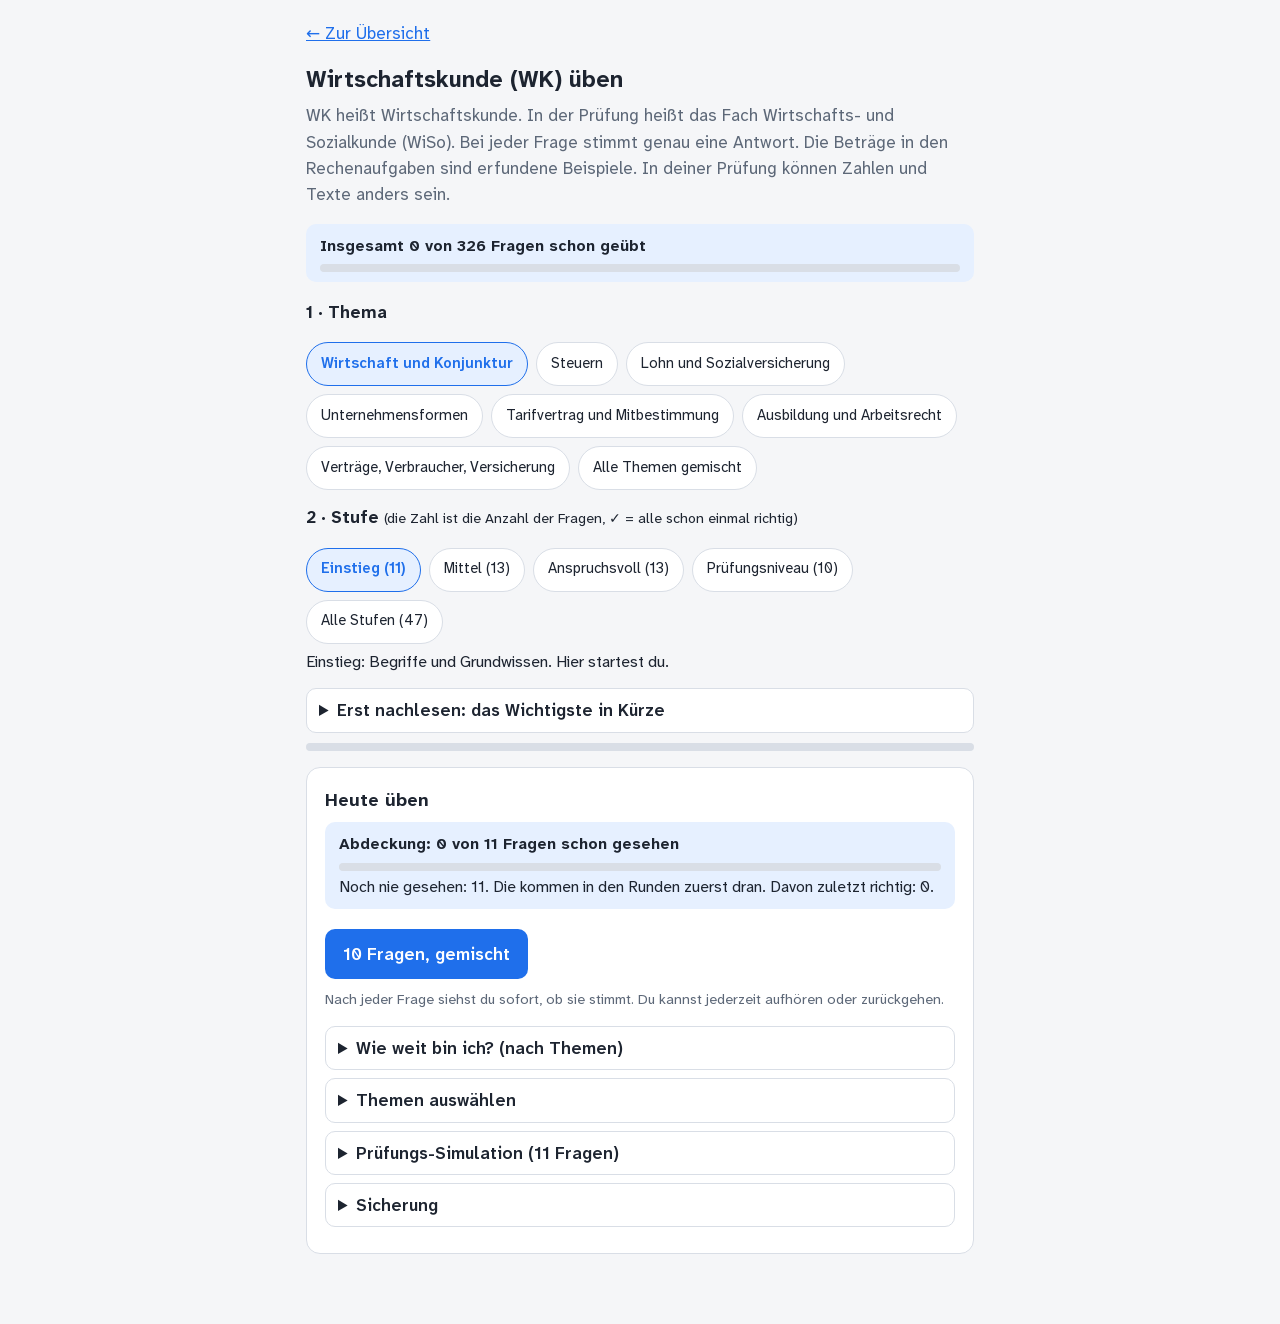
<file: wk/uebung.html>
<!doctype html>
<html lang="de">
<head>
<meta charset="utf-8">
<meta name="viewport" content="width=device-width, initial-scale=1">
<title>Wirtschaftskunde üben</title>
<link rel="stylesheet" href="../assets/style.css">
<style>
  ul.merk{padding-left:20px;margin:6px 0}
  ul.merk li{margin:5px 0}
  .lvlhelp{color:var(--text);font-size:1rem;margin:6px 0 0}
  .total{margin:12px 0 0}
  table.m{border-collapse:collapse;font-size:.92rem;margin:6px 0}
  table.m th,table.m td{border:1px solid var(--line);padding:4px 8px;text-align:left}
</style>
</head>
<body>
<main>
  <p class="sub"><a href="../index.html">← Zur Übersicht</a></p>
  <h1>Wirtschaftskunde (WK) üben</h1>
  <p class="sub">WK heißt Wirtschaftskunde. In der Prüfung heißt das Fach Wirtschafts- und Sozialkunde (WiSo). Bei jeder Frage stimmt genau eine Antwort. Die Beträge in den Rechenaufgaben sind erfundene Beispiele. In deiner Prüfung können Zahlen und Texte anders sein.</p>

  <div class="given total" id="total"></div>

  <p class="sec"><b>1 · Thema</b></p>
  <div class="chips" id="pickT"></div>
  <p class="sec" style="margin-top:14px"><b>2 · Stufe</b> <small class="badge">(die Zahl ist die Anzahl der Fragen, ✓ = alle schon einmal richtig)</small></p>
  <div class="chips" id="pickS"></div>
  <p class="lvlhelp" id="lvlhelp"></p>

  <details id="merkbox" style="margin-top:14px"><summary>Erst nachlesen: das Wichtigste in Kürze</summary><ul class="merk" id="merk"></ul></details>

  <div class="meta" id="meta" style="display:none;margin-top:16px"><span id="count"></span><span id="topic"></span></div>
  <div class="bar"><i id="prog"></i></div>
  <div class="card" id="card"></div>
</main>

<script>window.MC_MANUAL = true; window.MC_SCROLL = "meta";</script>
<script src="data-wirtschaft.js"></script>
<script src="data-steuern.js"></script>
<script src="data-lohn.js"></script>
<script src="data-rechtsformen.js"></script>
<script src="data-tarif.js"></script>
<script src="data-arbeitsrecht.js"></script>
<script src="data-vertraege.js"></script>
<script src="../assets/backup.js"></script>
<script src="../assets/mc.js"></script>
<script>
(function () {
  const $ = id => document.getElementById(id);
  const D = window.WK_DATA || {};
  const ORDER = ["wirtschaft", "steuern", "lohn", "rechtsformen", "tarif", "arbeitsrecht", "vertraege"].filter(k => D[k]);
  const STUFEN = [
    { s: 1, name: "Einstieg", help: "Einstieg: Begriffe und Grundwissen. Hier startest du." },
    { s: 2, name: "Mittel", help: "Mittel: Zusammenhänge verstehen und einfach anwenden." },
    { s: 3, name: "Anspruchsvoll", help: "Anspruchsvoll: kleine Fälle und Rechnungen mit mehreren Schritten." },
    { s: 4, name: "Prüfungsniveau", help: "Prüfungsniveau: lange Aufgaben wie in der Prüfung. Die Antworten klingen fast gleich, lies genau." },
    { s: 0, name: "Alle Stufen", help: "Alle Stufen: alle Aufgaben des Themas gemischt." }
  ];
  const all = () => ORDER.flatMap(k => D[k].fragen);
  const THEMEN = ORDER.map(k => ({ k, name: D[k].title })).concat([{ k: "mix", name: "Alle Themen gemischt" }]);
  let curT = ORDER[0], curS = 1;

  const hash = s => { let h = 0; for (let i = 0; i < s.length; i++) h = (h * 31 + s.charCodeAt(i)) | 0; return String(h); };
  const keyOf = (k, s) => "kai-wk-" + k + "-" + (s || "alle");
  const stats = (k, s) => { try { return JSON.parse(localStorage.getItem(keyOf(k, s) + "-q")) || {}; } catch (e) { return {}; } };
  function pool(k, s) {
    const base = k === "mix" ? all() : D[k].fragen;
    return s ? base.filter(f => f.s === s) : base;
  }
  function done(k, s) {
    const p = pool(k, s); if (!p.length) return false;
    const st = stats(k, s);
    return p.every(f => { const e = st[hash(f.q)]; return e && e[2] === "r"; });
  }
  function totalSeen() {
    const seen = new Set();
    THEMEN.forEach(t => STUFEN.forEach(x => {
      const st = stats(t.k, x.s);
      Object.keys(st).forEach(h => seen.add(h));
    }));
    return seen.size;
  }
  function render() {
    const N = all().length, seen = Math.min(totalSeen(), N);
    $("total").innerHTML = "<b>Insgesamt " + seen + " von " + N + " Fragen schon geübt</b>" + '<div class="bar" style="margin:6px 0 0"><i style="width:' + Math.round(seen / N * 100) + '%"></i></div>';
    $("pickT").innerHTML = THEMEN.map(t => '<button class="chip' + (t.k === curT ? " on" : "") + '" data-k="' + t.k + '">' + t.name + "</button>").join("");
    $("pickS").innerHTML = STUFEN.map(x => '<button class="chip' + (x.s === curS ? " on" : "") + '" data-s="' + x.s + '">' + x.name + " (" + pool(curT, x.s).length + ")" + (done(curT, x.s) ? " ✓" : "") + "</button>").join("");
    $("lvlhelp").textContent = STUFEN.filter(x => x.s === curS)[0].help;
    const m = curT === "mix" ? [] : D[curT].merk || [];
    $("merk").innerHTML = m.map(x => "<li>" + x + "</li>").join("");
    $("merkbox").style.display = m.length ? "" : "none";
    document.querySelectorAll("#pickT .chip").forEach(c => c.onclick = () => { curT = c.dataset.k; if (curT === "mix") curS = 0; else if (curS === 0) curS = 1; render(); });
    document.querySelectorAll("#pickS .chip").forEach(c => c.onclick = () => { curS = +c.dataset.s; render(); });
    window.FRAGEN = pool(curT, curS);
    window.MC_KEY = keyOf(curT, curS);
    window.MC_SIM_N = curT === "mix" ? 18 : 12;
    window.MC_SIM_TEXT = curT === "mix"
      ? "In der echten WiSo-Prüfung hast du höchstens 60 Minuten. Hier übst du nur das Ankreuzen."
      : "Hier übst du das Ankreuzen am Stück, so wie in der Prüfung.";
    try { history.replaceState(null, "", "#" + curT + "/" + curS); } catch (e) {}
    if (window.FRAGEN.length) window.MCInit(); else { $("card").innerHTML = "<p>Für diese Auswahl gibt es noch keine Fragen.</p>"; $("meta").style.display = "none"; }
  }
  const h = (location.hash || "").slice(1).split("/");
  if (THEMEN.some(t => t.k === h[0])) curT = h[0];
  if (STUFEN.some(x => String(x.s) === h[1])) curS = +h[1];
  else if (curT === "mix") curS = 0;
  render();
})();
</script>
</body>
</html>
</file>
<file: assets/style.css>
@font-face{font-family:"Atkinson Hyperlegible Next";font-style:normal;font-weight:400 700;font-display:swap;src:url("fonts/atkinson-next-normal-400.woff2") format("woff2")}
@font-face{font-family:"Atkinson Hyperlegible Next";font-style:italic;font-weight:400;font-display:swap;src:url("fonts/atkinson-next-italic-400.woff2") format("woff2")}
:root{
  --bg:#f5f6f8; --card:#fff; --text:#1d2430; --muted:#5d6878; --line:#d9dee6;
  --accent:#1f6feb; --accent-soft:#e6f0ff; --ok:#1a7f37; --ok-bg:#e3f6e8; --bad:#c62828; --bad-bg:#fdeaea; --warn-bg:#fff6dd; --warn:#8a6100;
}
@media (prefers-color-scheme: dark){
  :root{
    --bg:#12161c; --card:#1b212a; --text:#e8ecf2; --muted:#9aa5b5; --line:#2e3744;
    --accent:#5aa2ff; --accent-soft:#1d2d46; --ok:#4cc26a; --ok-bg:#16301f; --bad:#ff7b72; --bad-bg:#3a1c1c; --warn-bg:#3a3118; --warn:#e9c46a;
  }
}
*{box-sizing:border-box}
body{margin:0;background:var(--bg);color:var(--text);font:17px/1.55 "Atkinson Hyperlegible Next",system-ui,-apple-system,"Segoe UI",sans-serif}
main{max-width:700px;margin:0 auto;padding:20px 16px 70px}
h1{font-size:1.45rem;margin:0 0 4px}
h2{font-size:1.15rem;margin:0 0 8px}
.sub{color:var(--muted);margin:0 0 16px}
a{color:var(--accent)}
.bar{height:8px;background:var(--line);border-radius:99px;overflow:hidden;margin:10px 0 4px}
.bar i{display:block;height:100%;background:var(--accent);width:0;transition:width .25s}
.meta{display:flex;justify-content:space-between;gap:10px;color:var(--muted);font-size:.9rem}
.card{background:var(--card);border:1px solid var(--line);border-radius:14px;padding:18px;margin-top:16px}
.tag{display:inline-block;font-size:.8rem;background:var(--accent-soft);color:var(--accent);padding:2px 10px;border-radius:99px;margin-bottom:10px}
.q{font-size:1.08rem;font-weight:600;margin:0 0 14px}
.given{background:var(--accent-soft);border-radius:10px;padding:10px 14px;margin:0 0 14px;font-size:.98rem}
.given b{display:block;margin-bottom:2px}
.given ul{margin:4px 0 0;padding-left:20px}
.opt{display:block;width:100%;text-align:left;background:var(--card);color:var(--text);border:1.5px solid var(--line);border-radius:10px;padding:12px 14px;margin:8px 0;font:inherit;cursor:pointer}
.opt:hover{border-color:var(--accent)}
.opt.sel{border-color:var(--accent);background:var(--accent-soft)}
.opt.ok{border-color:var(--ok);background:var(--ok-bg)}
.opt.bad{border-color:var(--bad);background:var(--bad-bg)}
.opt:disabled{cursor:default;color:var(--text)}
.num{display:flex;gap:10px;align-items:center}
.num input{flex:1;font:inherit;padding:12px 14px;border:1.5px solid var(--line);border-radius:10px;background:var(--card);color:var(--text);min-width:0}
.num input:focus{outline:none;border-color:var(--accent)}
.num span{color:var(--muted);white-space:nowrap}
.btn{font:inherit;font-weight:600;border:0;border-radius:10px;padding:12px 18px;background:var(--accent);color:#fff;cursor:pointer;margin:14px 8px 0 0}
.btn.ghost{background:transparent;color:var(--accent);border:1.5px solid var(--accent)}
.btn:disabled{opacity:.45;cursor:default}
.fb{margin-top:14px;padding:12px 14px;border-radius:10px;font-size:.98rem}
.fb.ok{background:var(--ok-bg);border:1px solid var(--ok)}
.fb.bad{background:var(--bad-bg);border:1px solid var(--bad)}
.fb b{display:block;margin-bottom:4px}
.fb code,.card code{background:rgba(127,127,127,.18);padding:1px 6px;border-radius:5px}
.fb ol{margin:6px 0 0;padding-left:22px}
.hint{color:var(--muted);font-size:.9rem;margin-top:10px}
.chips{display:flex;flex-wrap:wrap;gap:8px;margin:8px 0 4px}
.chip{font:inherit;font-size:.92rem;border:1.5px solid var(--line);background:var(--card);color:var(--text);border-radius:99px;padding:6px 14px;cursor:pointer}
.chip.on{border-color:var(--accent);background:var(--accent-soft);color:var(--accent);font-weight:600}
.score{font-size:2.4rem;font-weight:700;margin:6px 0}
ul.weak{padding-left:20px}
details{border:1px solid var(--line);border-radius:10px;padding:8px 12px;margin:8px 0;background:var(--card)}
summary{cursor:pointer;font-weight:600}
.warn{background:var(--warn-bg);border:1px solid var(--warn);border-radius:10px;padding:10px 14px;margin:12px 0;font-size:.95rem}
.timer{font-variant-numeric:tabular-nums}
svg.iso{width:100%;height:auto;background:var(--card);border:1px solid var(--line);border-radius:12px}
svg.iso .ln{stroke:var(--text);fill:none;stroke-width:2.6;stroke-linecap:round;stroke-linejoin:round}
svg.iso .ax{stroke:var(--muted);fill:none;stroke-width:1.5}
svg.iso .fl{stroke:var(--text);stroke-width:2.6;stroke-linecap:round}
svg.iso .dot{fill:var(--text)}
svg.iso text{fill:var(--muted);font:600 13px "Atkinson Hyperlegible Next",system-ui,sans-serif}
.legend{display:grid;grid-template-columns:1fr 1fr;gap:10px}
@media (max-width:520px){.legend{grid-template-columns:1fr}}
.legend>div{border:1px solid var(--line);border-radius:10px;padding:8px;background:var(--card);font-size:.92rem}
svg.iso{max-height:70vh}
.legend svg.iso{max-width:150px;display:block;margin:0 auto 6px}
.chip{min-height:44px}
.btn{min-height:44px}
select{min-height:44px}
.nav{display:flex;flex-wrap:wrap;gap:8px;margin-top:6px}
.nav .btn{margin:8px 0 0}
.qgrid{display:flex;flex-wrap:wrap;gap:6px;margin:10px 0 4px}
.qgrid .chip{min-width:44px;padding:6px 10px;text-align:center}
.chip.cur{box-shadow:0 0 0 2px var(--accent)}
/* Isometrie-Schemata */
svg.iso .halo{stroke:var(--card);stroke-width:13;fill:none;stroke-linecap:butt}
svg.iso .halo2{fill:var(--card);stroke:none}
svg.iso .sym{stroke:var(--text);stroke-width:2;fill:none;stroke-linejoin:round}
svg.iso .symf{fill:var(--text);stroke:var(--text);stroke-width:1}
svg.iso .dim{stroke:var(--text);stroke-width:1;fill:none}
svg.iso .dashdot{stroke:var(--muted);stroke-width:1.2;stroke-dasharray:10 3 2 3;fill:none}
svg.iso .hatch{stroke:var(--muted);stroke-width:1}
svg.iso .auxp{fill:none;stroke:var(--muted);stroke-width:1.2}
svg.iso text.t1{fill:var(--text);font:600 12.5px "Atkinson Hyperlegible Next",system-ui,sans-serif}
svg.iso text.pos{fill:var(--text);font:700 12px "Atkinson Hyperlegible Next",system-ui,sans-serif}
svg.iso .poscirc{fill:var(--accent-soft);stroke:var(--accent);stroke-width:1.2}
.isoscroll{overflow-x:auto;-webkit-overflow-scrolling:touch}
.fab{position:fixed;right:12px;bottom:12px;z-index:30;min-height:44px;border-radius:99px;border:1.5px solid var(--accent);background:var(--card);color:var(--accent);font:inherit;font-weight:700;padding:8px 16px;box-shadow:0 2px 8px rgba(0,0,0,.25);cursor:pointer}
/* R&I-Fließbilder und Behälterzeichnungen */
svg.ri,svg.ves{background:var(--card);border:1px solid var(--line);border-radius:10px}
svg.ri .pp{stroke:var(--text);stroke-width:1.8;fill:none;stroke-linejoin:round}
svg.ri .pp.thick{stroke-width:2.6}
svg.ri .sg{stroke:var(--text);stroke-width:1;fill:none;stroke-dasharray:4 3}
svg.ri .sy{stroke:var(--text);stroke-width:1.6;fill:none;stroke-linejoin:round}
svg.ri .bgf{fill:var(--card)}
svg.ri .sf{fill:var(--text);stroke:none}
svg.ri text.rt{fill:var(--text);font:600 11px "Atkinson Hyperlegible Next",system-ui,sans-serif}
svg.ri text.rt.b{font-weight:700}
svg.ri text.rt.s{font-size:10.5px;font-weight:500}
svg.ves .vs{stroke:var(--text);stroke-width:1.8;fill:none;stroke-linejoin:round}
svg.ves .bgf{fill:var(--card)}
svg.ves .vd{stroke:var(--text);stroke-width:1.2;stroke-dasharray:5 3;fill:none}
svg.ves .vc{stroke:var(--muted);stroke-width:1;stroke-dasharray:12 3 2 3;fill:none}
svg.ves .vm{stroke:var(--text);stroke-width:1;fill:none}
svg.ves .vf,svg.ves .sf{fill:var(--text);stroke:none}
svg.ves .vb{fill:var(--card);stroke:var(--text);stroke-width:1.2}
svg.ves text.vt{fill:var(--text);font:600 11px "Atkinson Hyperlegible Next",system-ui,sans-serif}
svg.ves text.vt.b{font-weight:700}
svg.ves text.vt.s{fill:var(--muted);font-size:11.5px}
svg.ves text.vt.n{font-weight:700;font-size:12.5px}
.tw{overflow-x:auto;margin:8px 0}
.scroll{overflow-x:auto;-webkit-overflow-scrolling:touch;margin:10px 0}
.scroll{background:linear-gradient(90deg,var(--card) 30%,rgba(0,0,0,0)),linear-gradient(90deg,rgba(0,0,0,0),var(--card) 70%) 100% 0,radial-gradient(farthest-side at 0 50%,rgba(127,127,127,.4),rgba(0,0,0,0)),radial-gradient(farthest-side at 100% 50%,rgba(127,127,127,.4),rgba(0,0,0,0)) 100% 0;background-repeat:no-repeat;background-color:var(--card);background-size:40px 100%,40px 100%,16px 100%,16px 100%;background-attachment:local,local,scroll,scroll}
</file>
